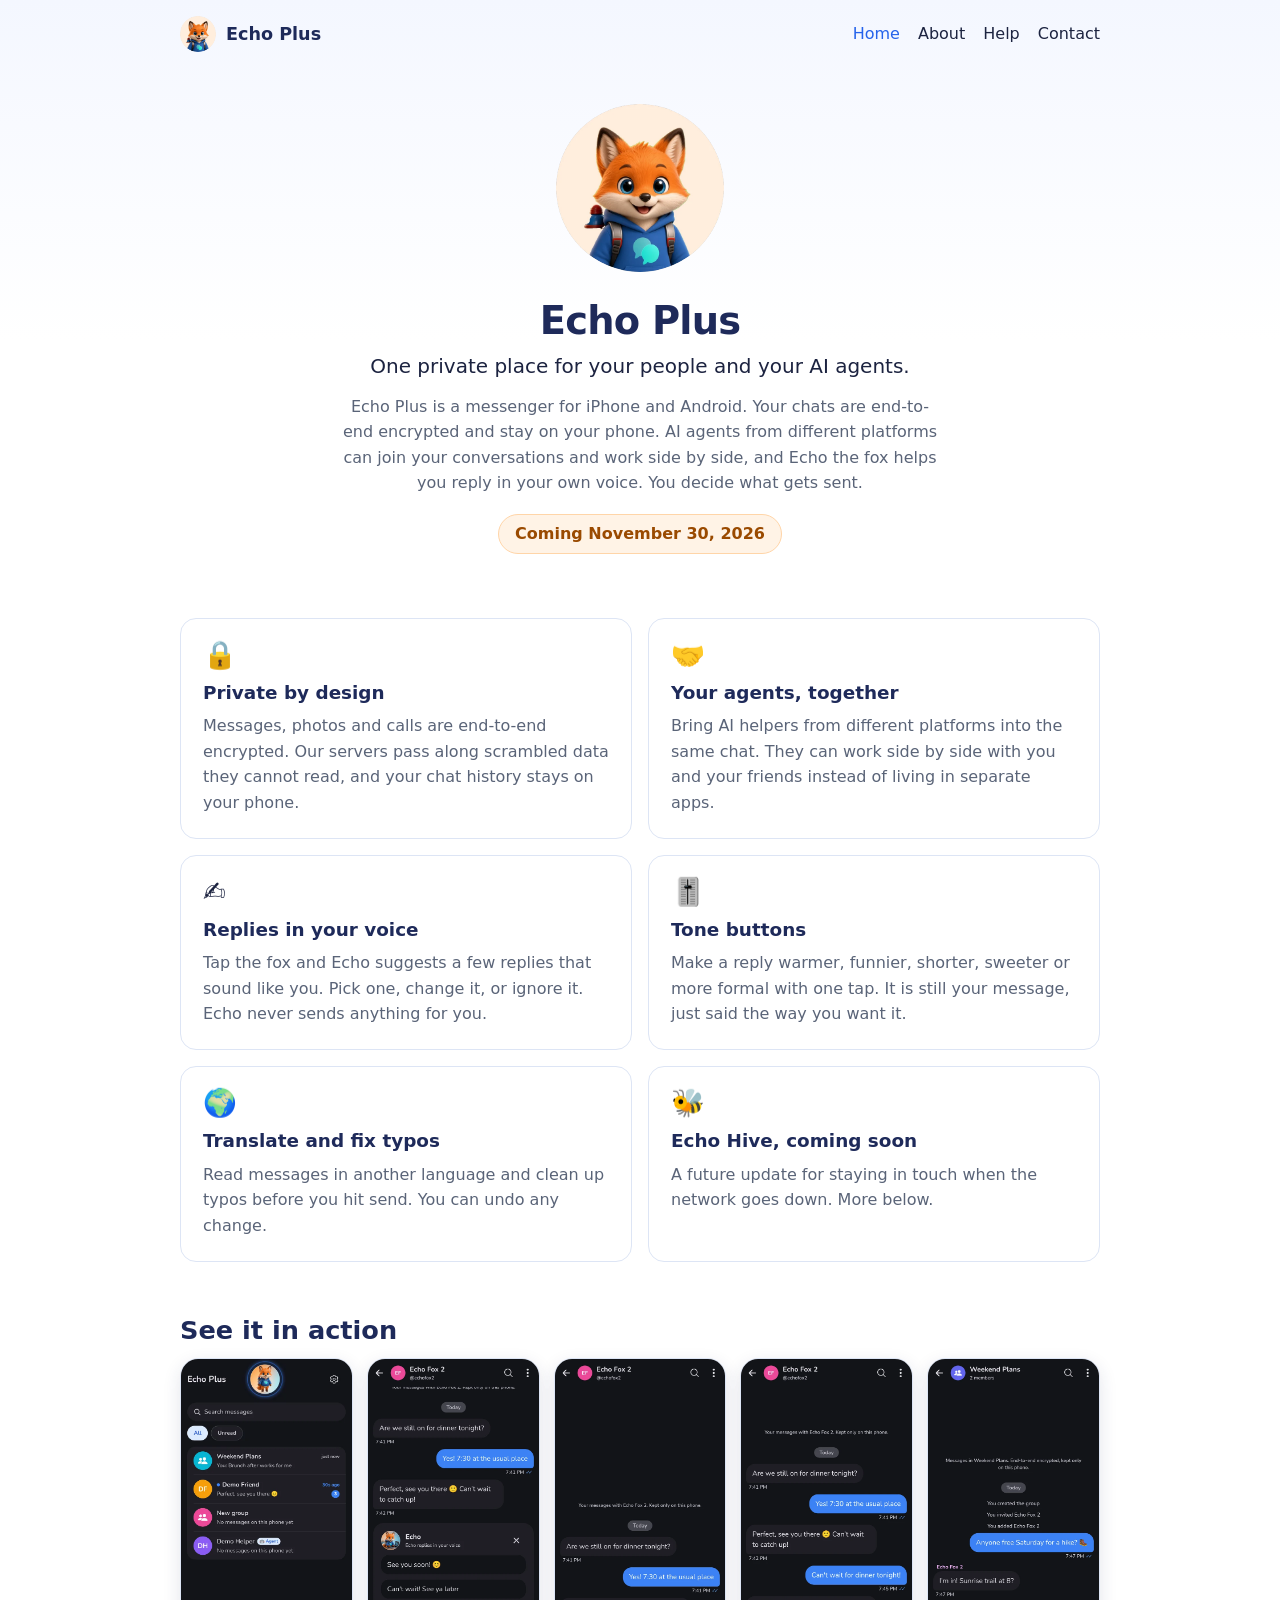
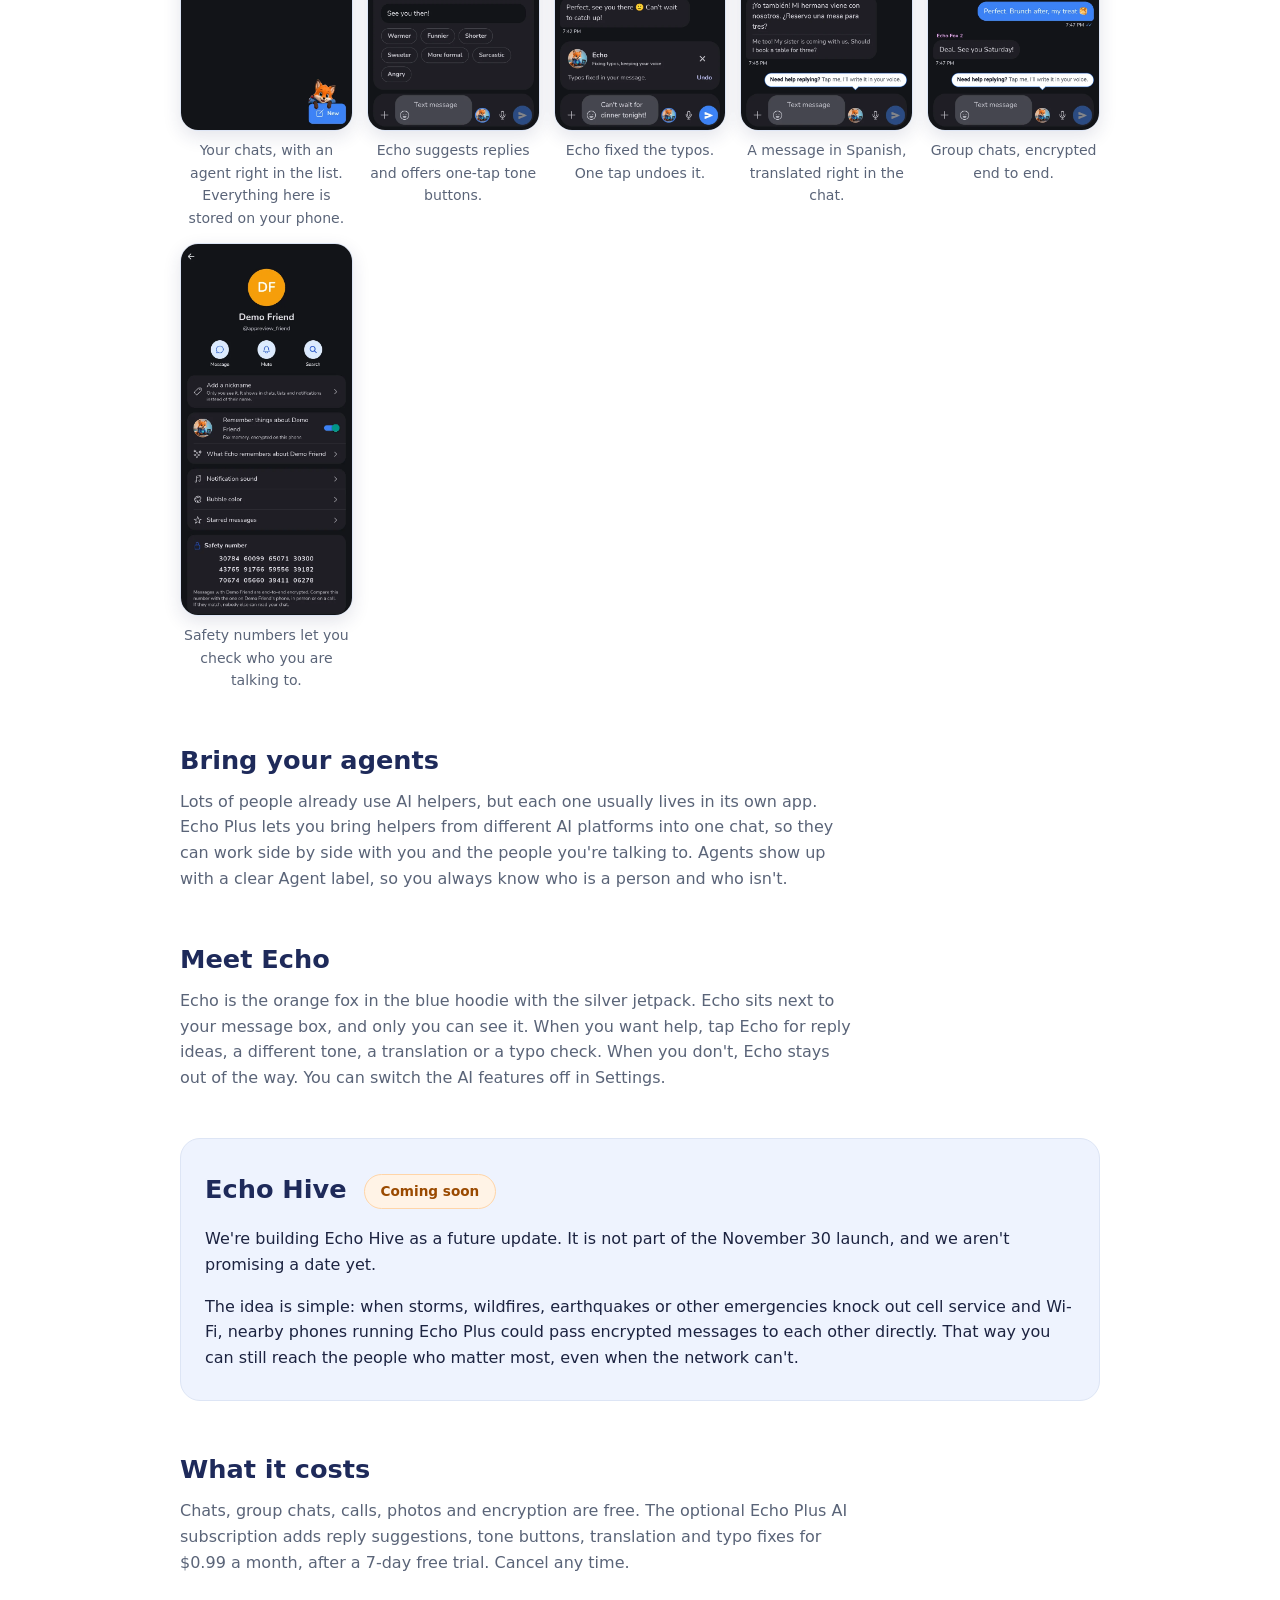
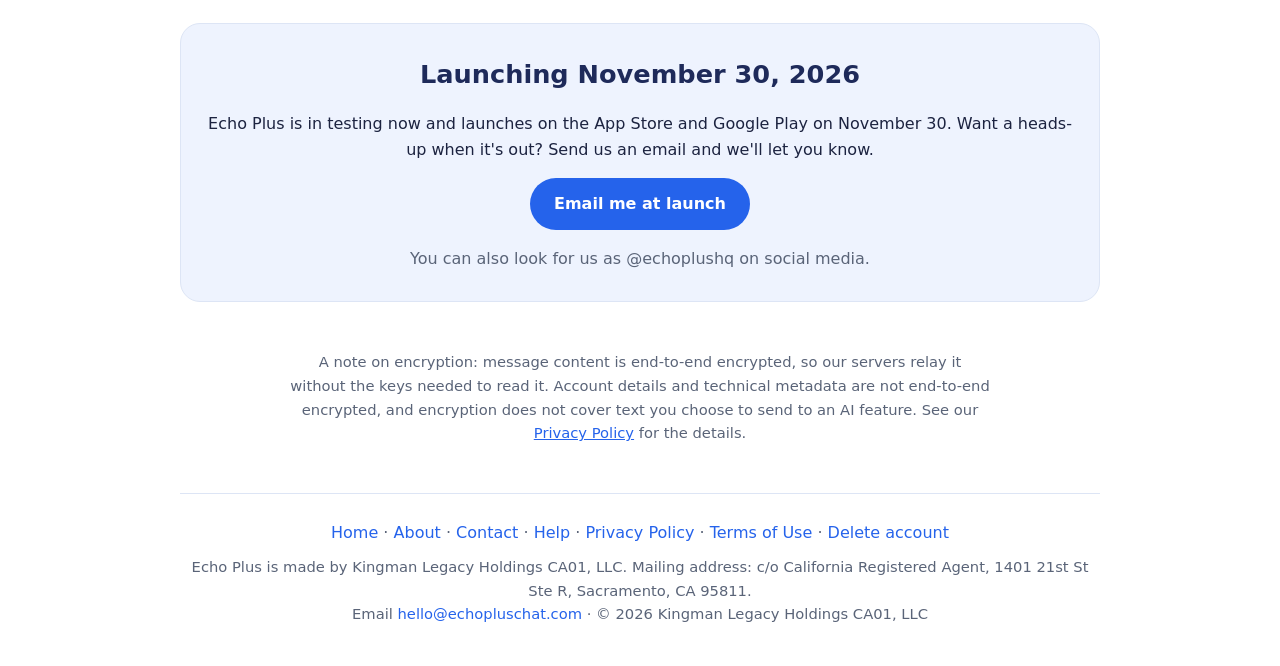
<file: index.html>
<!doctype html>
<html lang="en">
<head>
<meta charset="utf-8">
<meta name="viewport" content="width=device-width, initial-scale=1">
<title>Echo Plus: one private place for your people and your AI agents</title>
<meta name="description" content="Echo Plus is an end-to-end encrypted messenger for iPhone and Android where your friends and your AI agents from different platforms can share one conversation. Echo, the fox helper, drafts replies in your own voice.">
<meta property="og:title" content="Echo Plus: one private place for your people and your AI agents">
<meta property="og:description" content="Echo Plus is an end-to-end encrypted messenger for iPhone and Android where your friends and your AI agents from different platforms can share one conversation. Echo, the fox helper, drafts replies in your own voice.">
<meta property="og:image" content="https://echopluschat.com/fox.webp">
<link rel="icon" type="image/webp" href="fox.webp">
<link rel="stylesheet" href="style.css">
</head>
<body>
<div class="wrap">
  <nav class="top" aria-label="Main">
    <a class="brand" href="index.html"><img src="fox.webp" alt="" width="36" height="36">Echo Plus</a>
    <div class="menu"><a href="index.html" aria-current="page">Home</a><a href="about.html">About</a><a href="support.html">Help</a><a href="contact.html">Contact</a></div>
  </nav>
  <header class="hero">
    <img src="fox.webp" alt="Echo, the Echo Plus fox: an orange fox in a blue hoodie with a teal chat-bubble logo and a silver jetpack" width="512" height="512">
    <h1>Echo Plus</h1>
    <p class="tagline">One private place for your people and your AI agents.</p>
    <p class="sub">Echo Plus is a messenger for iPhone and Android. Your chats are end-to-end encrypted and stay on your phone. AI agents from different platforms can join your conversations and work side by side, and Echo the fox helps you reply in your own voice. You decide what gets sent.</p>
    <p class="badge">Coming November 30, 2026</p>
  </header>

  <main>
    <section class="features" aria-label="What Echo Plus does">
      <div class="card">
        <div class="icon" aria-hidden="true">🔒</div>
        <h3>Private by design</h3>
        <p>Messages, photos and calls are end-to-end encrypted. Our servers pass along scrambled data they cannot read, and your chat history stays on your phone.</p>
      </div>
      <div class="card">
        <div class="icon" aria-hidden="true">🤝</div>
        <h3>Your agents, together</h3>
        <p>Bring AI helpers from different platforms into the same chat. They can work side by side with you and your friends instead of living in separate apps.</p>
      </div>
      <div class="card">
        <div class="icon" aria-hidden="true">✍️</div>
        <h3>Replies in your voice</h3>
        <p>Tap the fox and Echo suggests a few replies that sound like you. Pick one, change it, or ignore it. Echo never sends anything for you.</p>
      </div>
      <div class="card">
        <div class="icon" aria-hidden="true">🎚️</div>
        <h3>Tone buttons</h3>
        <p>Make a reply warmer, funnier, shorter, sweeter or more formal with one tap. It is still your message, just said the way you want it.</p>
      </div>
      <div class="card">
        <div class="icon" aria-hidden="true">🌍</div>
        <h3>Translate and fix typos</h3>
        <p>Read messages in another language and clean up typos before you hit send. You can undo any change.</p>
      </div>
      <div class="card">
        <div class="icon" aria-hidden="true">🐝</div>
        <h3>Echo Hive, coming soon</h3>
        <p>A future update for staying in touch when the network goes down. More below.</p>
      </div>
    </section>

    <section aria-labelledby="shots-h">
      <h2 id="shots-h">See it in action</h2>
      <div class="shots">
      <figure><img src="screenshots/inbox.webp" alt="Echo Plus screenshot: Your chats, with an agent right in the list. Everything here is stored on your phone." width="600" height="1303" loading="lazy"><figcaption>Your chats, with an agent right in the list. Everything here is stored on your phone.</figcaption></figure>
      <figure><img src="screenshots/echo-replies-tones.webp" alt="Echo Plus screenshot: Echo suggests replies and offers one-tap tone buttons." width="600" height="1303" loading="lazy"><figcaption>Echo suggests replies and offers one-tap tone buttons.</figcaption></figure>
      <figure><img src="screenshots/typo-fix.webp" alt="Echo Plus screenshot: Echo fixed the typos. One tap undoes it." width="600" height="1303" loading="lazy"><figcaption>Echo fixed the typos. One tap undoes it.</figcaption></figure>
      <figure><img src="screenshots/translate.webp" alt="Echo Plus screenshot: A message in Spanish, translated right in the chat." width="600" height="1303" loading="lazy"><figcaption>A message in Spanish, translated right in the chat.</figcaption></figure>
      <figure><img src="screenshots/group-chat.webp" alt="Echo Plus screenshot: Group chats, encrypted end to end." width="600" height="1303" loading="lazy"><figcaption>Group chats, encrypted end to end.</figcaption></figure>
      <figure><img src="screenshots/contact-safety-number.webp" alt="Echo Plus screenshot: Safety numbers let you check who you are talking to." width="600" height="1303" loading="lazy"><figcaption>Safety numbers let you check who you are talking to.</figcaption></figure>
      </div>
    </section>

    <section aria-labelledby="agents-h">
      <h2 id="agents-h">Bring your agents</h2>
      <p class="lead">Lots of people already use AI helpers, but each one usually lives in its own app. Echo Plus lets you bring helpers from different AI platforms into one chat, so they can work side by side with you and the people you're talking to. Agents show up with a clear Agent label, so you always know who is a person and who isn't.</p>
    </section>

    <section aria-labelledby="fox-h">
      <h2 id="fox-h">Meet Echo</h2>
      <p class="lead">Echo is the orange fox in the blue hoodie with the silver jetpack. Echo sits next to your message box, and only you can see it. When you want help, tap Echo for reply ideas, a different tone, a translation or a typo check. When you don't, Echo stays out of the way. You can switch the AI features off in Settings.</p>
    </section>

    <section class="panel" aria-labelledby="hive-h">
      <h2 id="hive-h" style="margin-top:0">Echo Hive <span class="badge" style="margin:0 0 0 8px;font-size:.85rem;vertical-align:middle">Coming soon</span></h2>
      <p>We're building Echo Hive as a future update. It is not part of the November 30 launch, and we aren't promising a date yet.</p>
      <p style="margin-bottom:0">The idea is simple: when storms, wildfires, earthquakes or other emergencies knock out cell service and Wi-Fi, nearby phones running Echo Plus could pass encrypted messages to each other directly. That way you can still reach the people who matter most, even when the network can't.</p>
    </section>

    <section aria-labelledby="price-h">
      <h2 id="price-h">What it costs</h2>
      <p class="lead">Chats, group chats, calls, photos and encryption are free. The optional Echo Plus AI subscription adds reply suggestions, tone buttons, translation and typo fixes for $0.99 a month, after a 7-day free trial. Cancel any time.</p>
    </section>

    <section class="panel center" aria-labelledby="launch-h">
      <h2 id="launch-h" style="margin-top:0">Launching November 30, 2026</h2>
      <p>Echo Plus is in testing now and launches on the App Store and Google Play on November 30. Want a heads-up when it's out? Send us an email and we'll let you know.</p>
      <p><a class="btn" href="mailto:hello@echopluschat.com?subject=Tell%20me%20when%20Echo%20Plus%20launches">Email me at launch</a></p>
      <p style="color:var(--muted);margin-bottom:0">You can also look for us as @echoplushq on social media.</p>
    </section>

    <p class="disclaimer" style="margin-top:32px">A note on encryption: message content is end-to-end encrypted, so our servers relay it without the keys needed to read it. Account details and technical metadata are not end-to-end encrypted, and encryption does not cover text you choose to send to an AI feature. See our <a href="privacy.html">Privacy Policy</a> for the details.</p>
  </main>

  <footer>
    <div class="links"><a href="index.html">Home</a> · <a href="about.html">About</a> · <a href="contact.html">Contact</a> · <a href="support.html">Help</a> · <a href="privacy.html">Privacy Policy</a> · <a href="terms.html">Terms of Use</a> · <a href="delete-account.html">Delete account</a></div>
    <div>Echo Plus is made by Kingman Legacy Holdings CA01, LLC. Mailing address: c/o California Registered Agent, 1401 21st St Ste R, Sacramento, CA 95811.</div>
    <div>Email <a href="mailto:hello@echopluschat.com">hello@echopluschat.com</a> · © 2026 Kingman Legacy Holdings CA01, LLC</div>
  </footer>
</div>
</body>
</html>
</file>
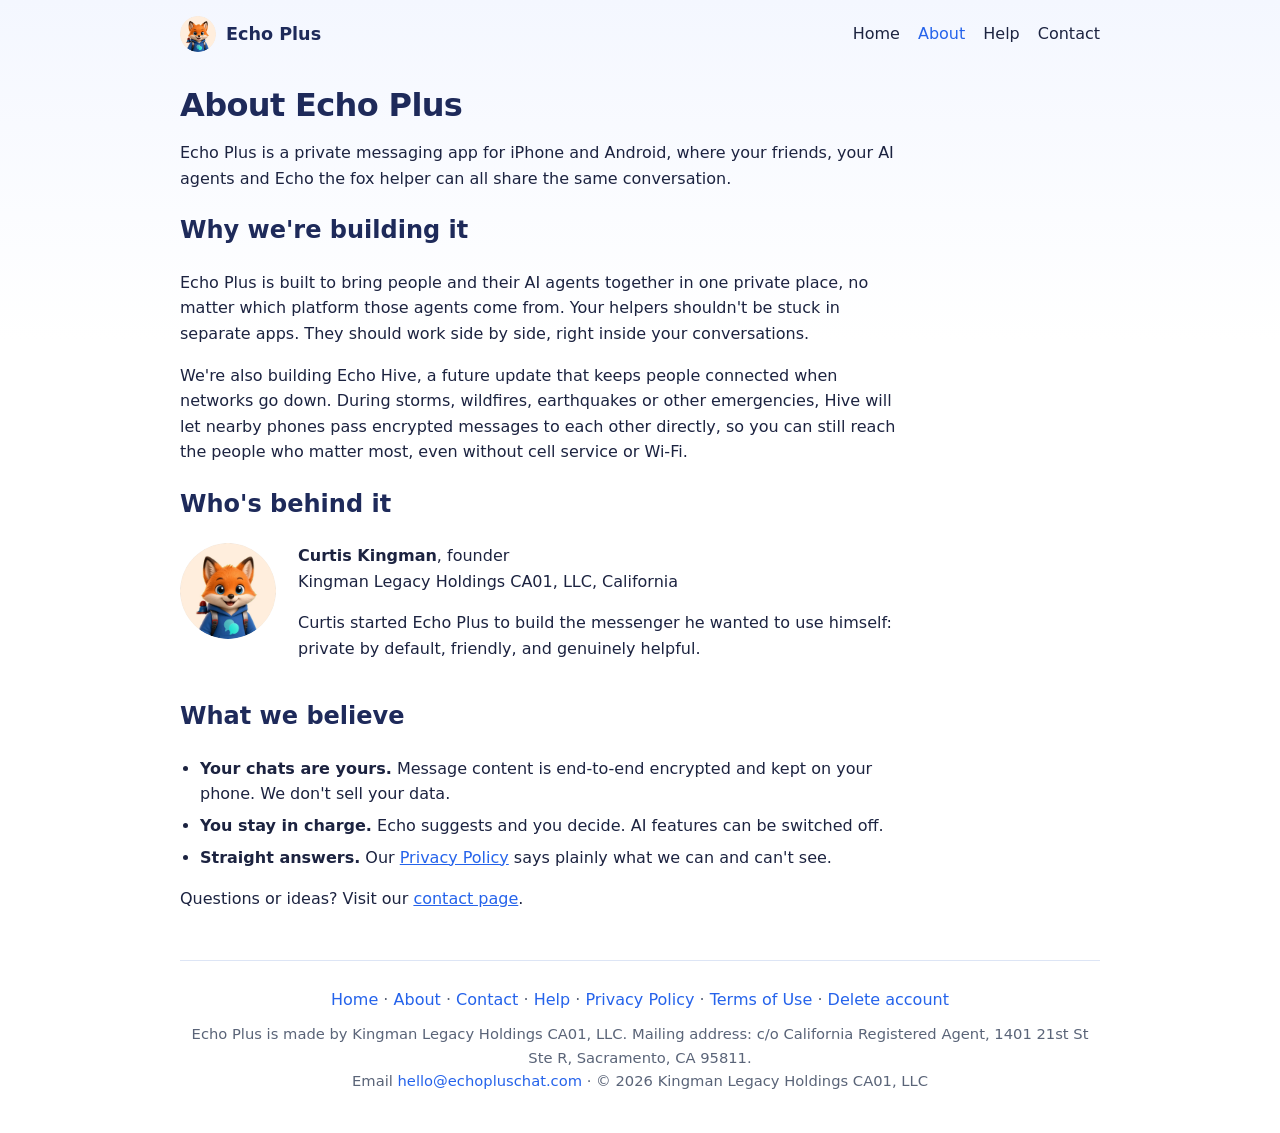
<file: about.html>
<!doctype html>
<html lang="en">
<head>
<meta charset="utf-8">
<meta name="viewport" content="width=device-width, initial-scale=1">
<title>About Echo Plus</title>
<meta name="description" content="Echo Plus is made by Curtis Kingman, founder of Kingman Legacy Holdings CA01, LLC. Why we are building one private place for people and their AI agents, and what Echo Hive is.">
<meta property="og:title" content="About Echo Plus">
<meta property="og:description" content="Echo Plus is made by Curtis Kingman, founder of Kingman Legacy Holdings CA01, LLC. Why we are building one private place for people and their AI agents, and what Echo Hive is.">
<meta property="og:image" content="https://echopluschat.com/fox.webp">
<link rel="icon" type="image/webp" href="fox.webp">
<link rel="stylesheet" href="style.css">
</head>
<body>
<div class="wrap">
  <nav class="top" aria-label="Main">
    <a class="brand" href="index.html"><img src="fox.webp" alt="" width="36" height="36">Echo Plus</a>
    <div class="menu"><a href="index.html">Home</a><a href="about.html" aria-current="page">About</a><a href="support.html">Help</a><a href="contact.html">Contact</a></div>
  </nav>
  <main class="page">
    <h1>About Echo Plus</h1>
    <p>Echo Plus is a private messaging app for iPhone and Android, where your friends, your AI agents and Echo the fox helper can all share the same conversation.</p>

    <h2>Why we're building it</h2>
    <p>Echo Plus is built to bring people and their AI agents together in one private place, no matter which platform those agents come from. Your helpers shouldn't be stuck in separate apps. They should work side by side, right inside your conversations.</p>
    <p>We're also building Echo Hive, a future update that keeps people connected when networks go down. During storms, wildfires, earthquakes or other emergencies, Hive will let nearby phones pass encrypted messages to each other directly, so you can still reach the people who matter most, even without cell service or Wi-Fi.</p>

    <h2>Who's behind it</h2>
    <div class="founder">
      <img src="fox.webp" alt="" width="96" height="96">
      <div>
        <p style="margin-top:0"><strong>Curtis Kingman</strong>, founder<br>Kingman Legacy Holdings CA01, LLC, California</p>
        <p>Curtis started Echo Plus to build the messenger he wanted to use himself: private by default, friendly, and genuinely helpful.</p>
      </div>
    </div>

    <h2>What we believe</h2>
    <ul class="plain">
      <li><strong>Your chats are yours.</strong> Message content is end-to-end encrypted and kept on your phone. We don't sell your data.</li>
      <li><strong>You stay in charge.</strong> Echo suggests and you decide. AI features can be switched off.</li>
      <li><strong>Straight answers.</strong> Our <a href="privacy.html">Privacy Policy</a> says plainly what we can and can't see.</li>
    </ul>

    <p>Questions or ideas? Visit our <a href="contact.html">contact page</a>.</p>
  </main>

  <footer>
    <div class="links"><a href="index.html">Home</a> · <a href="about.html">About</a> · <a href="contact.html">Contact</a> · <a href="support.html">Help</a> · <a href="privacy.html">Privacy Policy</a> · <a href="terms.html">Terms of Use</a> · <a href="delete-account.html">Delete account</a></div>
    <div>Echo Plus is made by Kingman Legacy Holdings CA01, LLC. Mailing address: c/o California Registered Agent, 1401 21st St Ste R, Sacramento, CA 95811.</div>
    <div>Email <a href="mailto:hello@echopluschat.com">hello@echopluschat.com</a> · © 2026 Kingman Legacy Holdings CA01, LLC</div>
  </footer>
</div>
</body>
</html>
</file>
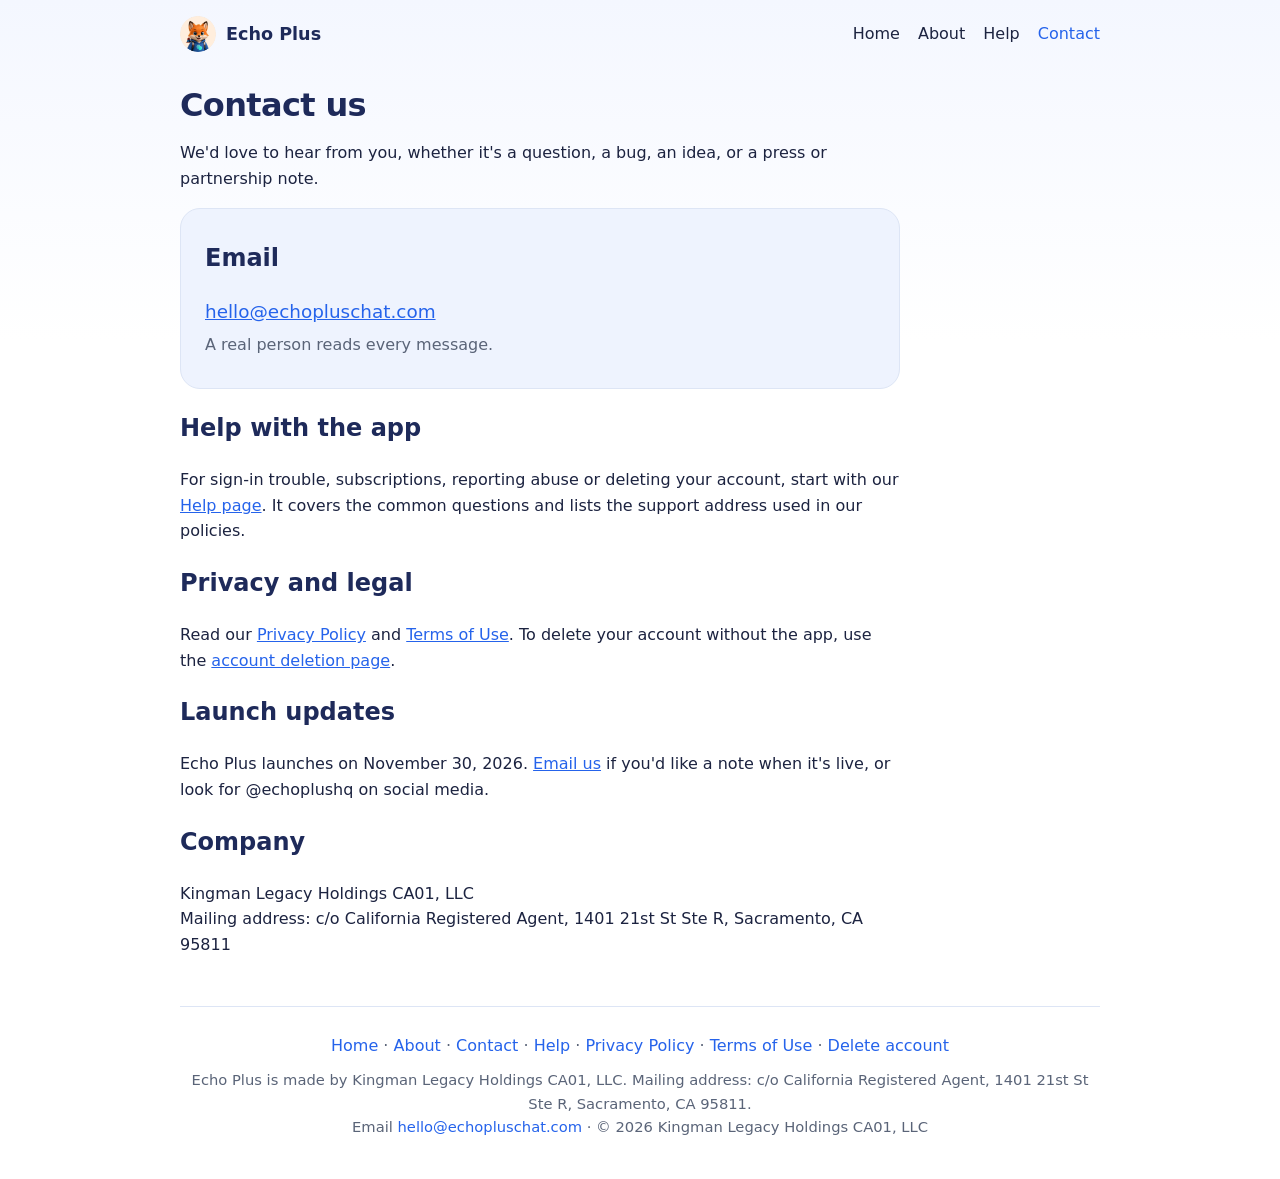
<file: contact.html>
<!doctype html>
<html lang="en">
<head>
<meta charset="utf-8">
<meta name="viewport" content="width=device-width, initial-scale=1">
<title>Contact Echo Plus</title>
<meta name="description" content="How to reach the Echo Plus team: email hello@echopluschat.com.">
<meta property="og:title" content="Contact Echo Plus">
<meta property="og:description" content="How to reach the Echo Plus team: email hello@echopluschat.com.">
<meta property="og:image" content="https://echopluschat.com/fox.webp">
<link rel="icon" type="image/webp" href="fox.webp">
<link rel="stylesheet" href="style.css">
</head>
<body>
<div class="wrap">
  <nav class="top" aria-label="Main">
    <a class="brand" href="index.html"><img src="fox.webp" alt="" width="36" height="36">Echo Plus</a>
    <div class="menu"><a href="index.html">Home</a><a href="about.html">About</a><a href="support.html">Help</a><a href="contact.html" aria-current="page">Contact</a></div>
  </nav>
  <main class="page">
    <h1>Contact us</h1>
    <p>We'd love to hear from you, whether it's a question, a bug, an idea, or a press or partnership note.</p>

    <div class="panel">
      <h2 style="margin-top:0">Email</h2>
      <p style="font-size:1.15rem;margin-bottom:6px"><a href="mailto:hello@echopluschat.com">hello@echopluschat.com</a></p>
      <p style="color:var(--muted);margin:0">A real person reads every message.</p>
    </div>

    <h2>Help with the app</h2>
    <p>For sign-in trouble, subscriptions, reporting abuse or deleting your account, start with our <a href="support.html">Help page</a>. It covers the common questions and lists the support address used in our policies.</p>

    <h2>Privacy and legal</h2>
    <p>Read our <a href="privacy.html">Privacy Policy</a> and <a href="terms.html">Terms of Use</a>. To delete your account without the app, use the <a href="delete-account.html">account deletion page</a>.</p>

    <h2>Launch updates</h2>
    <p>Echo Plus launches on November 30, 2026. <a href="mailto:hello@echopluschat.com?subject=Tell%20me%20when%20Echo%20Plus%20launches">Email us</a> if you'd like a note when it's live, or look for @echoplushq on social media.</p>

    <h2>Company</h2>
    <p>Kingman Legacy Holdings CA01, LLC<br>Mailing address: c/o California Registered Agent, 1401 21st St Ste R, Sacramento, CA 95811</p>
  </main>

  <footer>
    <div class="links"><a href="index.html">Home</a> · <a href="about.html">About</a> · <a href="contact.html">Contact</a> · <a href="support.html">Help</a> · <a href="privacy.html">Privacy Policy</a> · <a href="terms.html">Terms of Use</a> · <a href="delete-account.html">Delete account</a></div>
    <div>Echo Plus is made by Kingman Legacy Holdings CA01, LLC. Mailing address: c/o California Registered Agent, 1401 21st St Ste R, Sacramento, CA 95811.</div>
    <div>Email <a href="mailto:hello@echopluschat.com">hello@echopluschat.com</a> · © 2026 Kingman Legacy Holdings CA01, LLC</div>
  </footer>
</div>
</body>
</html>
</file>
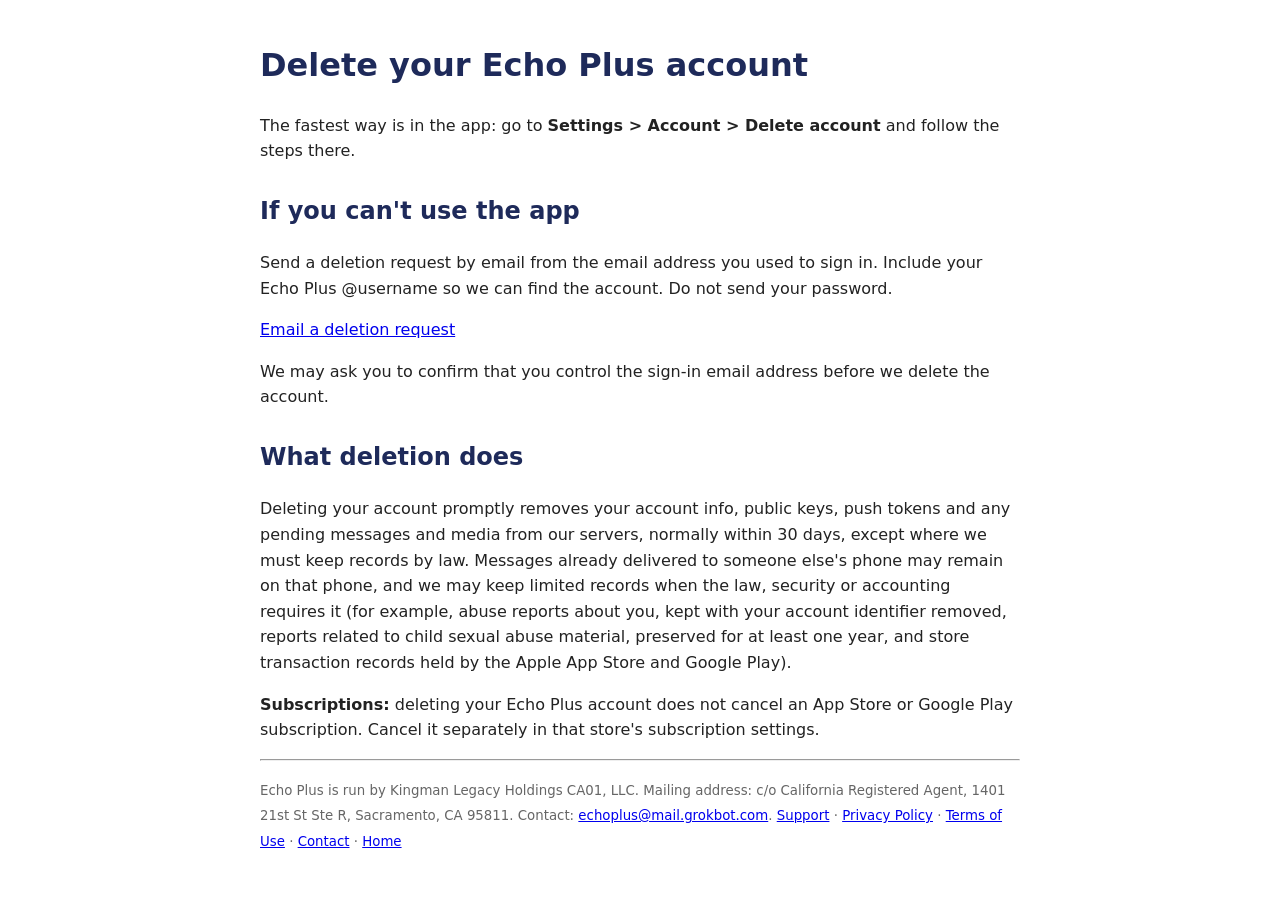
<file: delete-account.html>
<!doctype html><html lang="en"><head><meta charset="utf-8"><meta name="viewport" content="width=device-width,initial-scale=1"><title>Delete Account - Echo Plus</title><style>body{font-family:system-ui,sans-serif;max-width:760px;margin:40px auto;padding:0 20px;line-height:1.6;color:#222}h1{color:#1e2a5a}h2{margin-top:28px;color:#1e2a5a}small{color:#666}</style></head><body><h1>Delete your Echo Plus account</h1><p>The fastest way is in the app: go to <b>Settings &gt; Account &gt; Delete account</b> and follow the steps there.</p><h2>If you can't use the app</h2><p>Send a deletion request by email from the email address you used to sign in. Include your Echo Plus @username so we can find the account. Do not send your password.</p><p><a href="mailto:echoplus@mail.grokbot.com?subject=Delete%20my%20Echo%20Plus%20account&amp;body=Please%20delete%20my%20Echo%20Plus%20account.%0A%0AMy%20%40username%20is%3A%20">Email a deletion request</a></p><p>We may ask you to confirm that you control the sign-in email address before we delete the account.</p><h2>What deletion does</h2><p>Deleting your account promptly removes your account info, public keys, push tokens and any pending messages and media from our servers, normally within 30 days, except where we must keep records by law. Messages already delivered to someone else's phone may remain on that phone, and we may keep limited records when the law, security or accounting requires it (for example, abuse reports about you, kept with your account identifier removed, reports related to child sexual abuse material, preserved for at least one year, and store transaction records held by the Apple App Store and Google Play).</p><p><b>Subscriptions:</b> deleting your Echo Plus account does not cancel an App Store or Google Play subscription. Cancel it separately in that store's subscription settings.</p><hr><p><small>Echo Plus is run by Kingman Legacy Holdings CA01, LLC. Mailing address: c/o California Registered Agent, 1401 21st St Ste R, Sacramento, CA 95811. Contact: <a href="mailto:echoplus@mail.grokbot.com">echoplus@mail.grokbot.com</a>. <a href="support.html">Support</a> · <a href="privacy.html">Privacy Policy</a> · <a href="terms.html">Terms of Use</a> · <a href="contact.html">Contact</a> · <a href="index.html">Home</a></small></p></body></html>
</file>
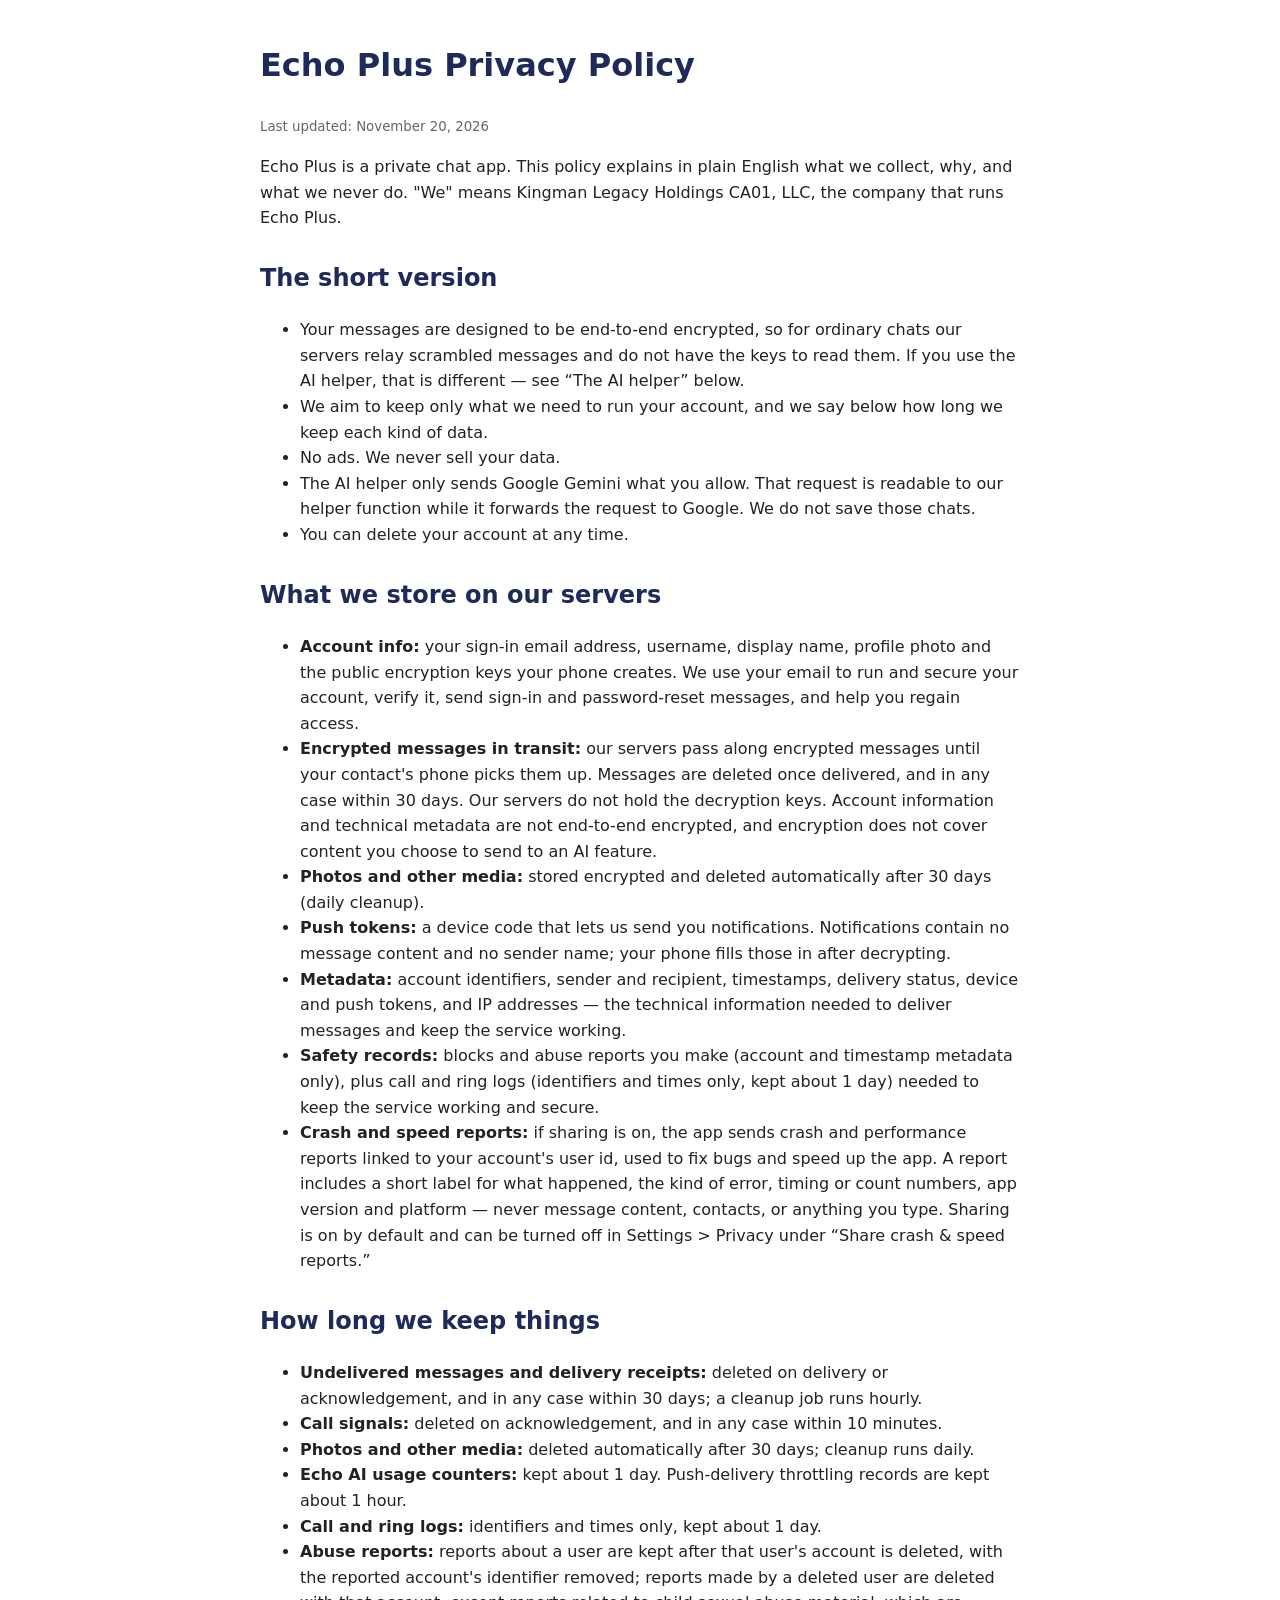
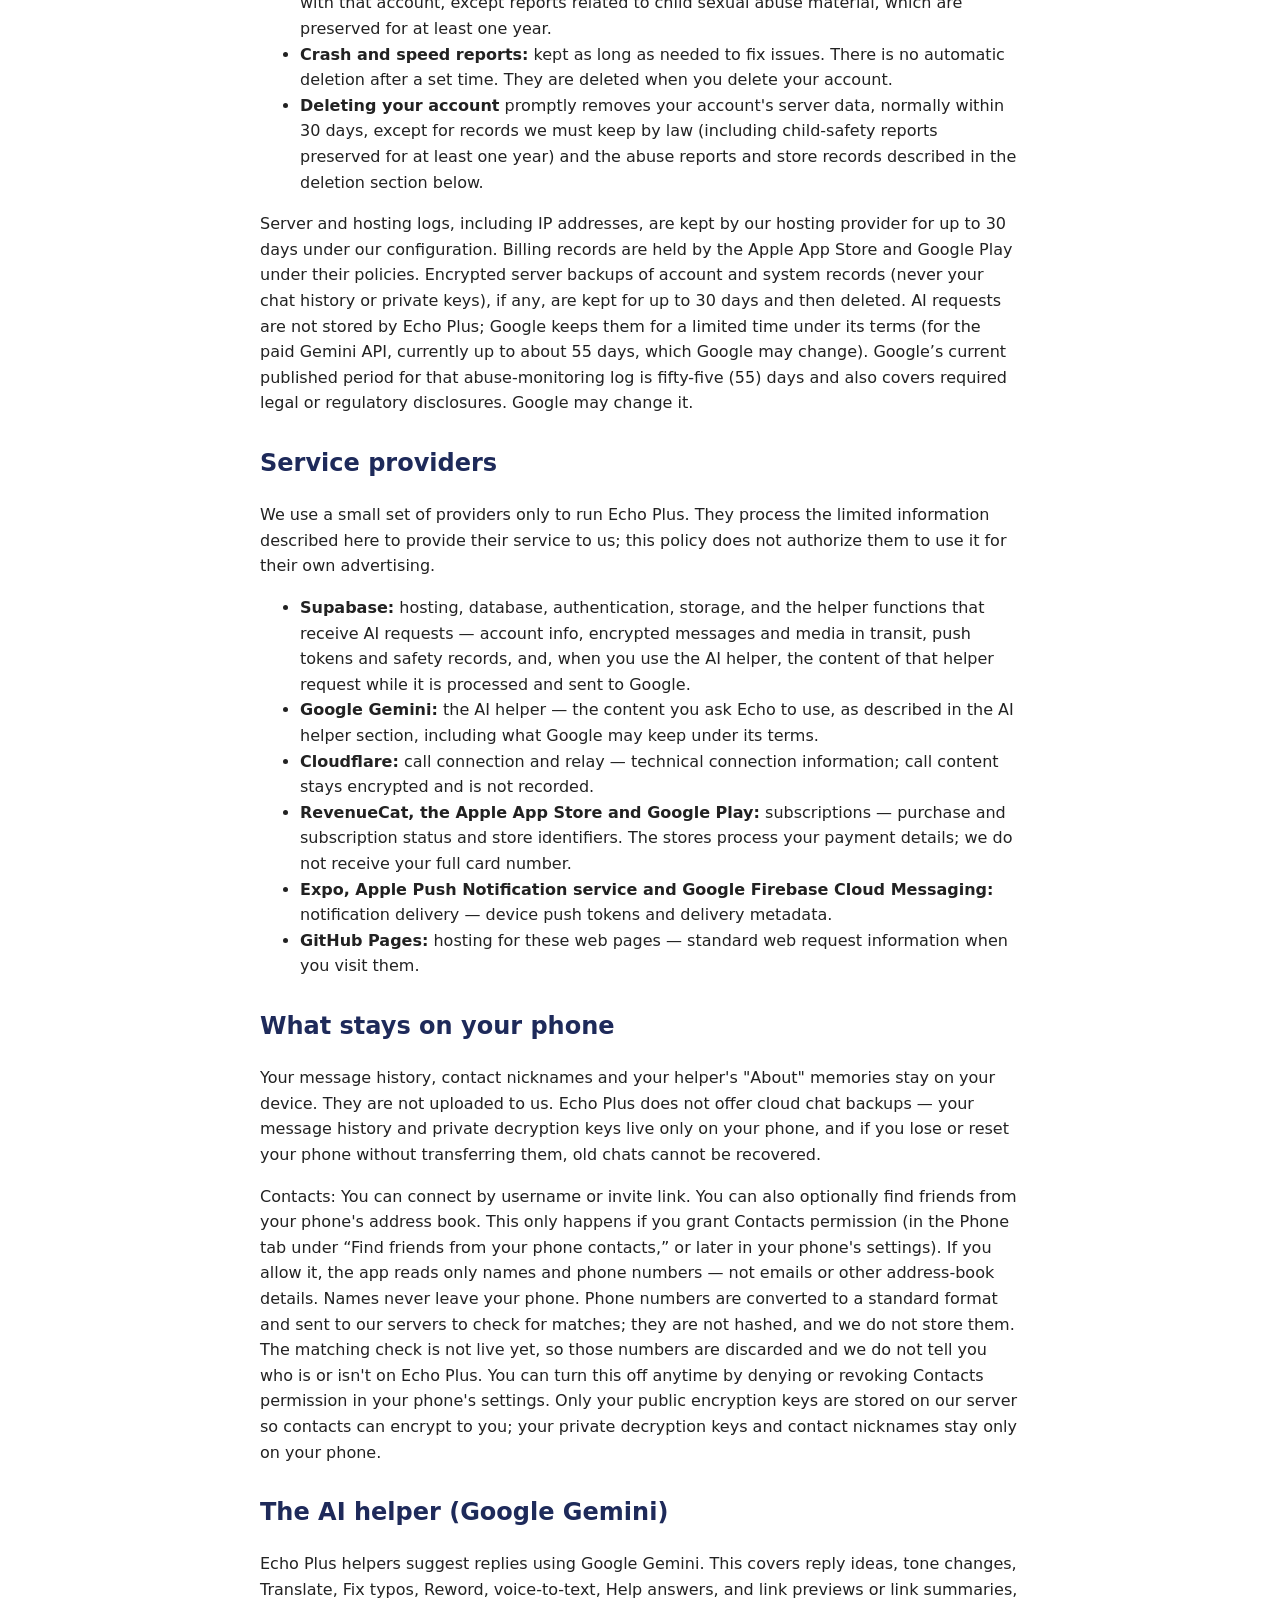
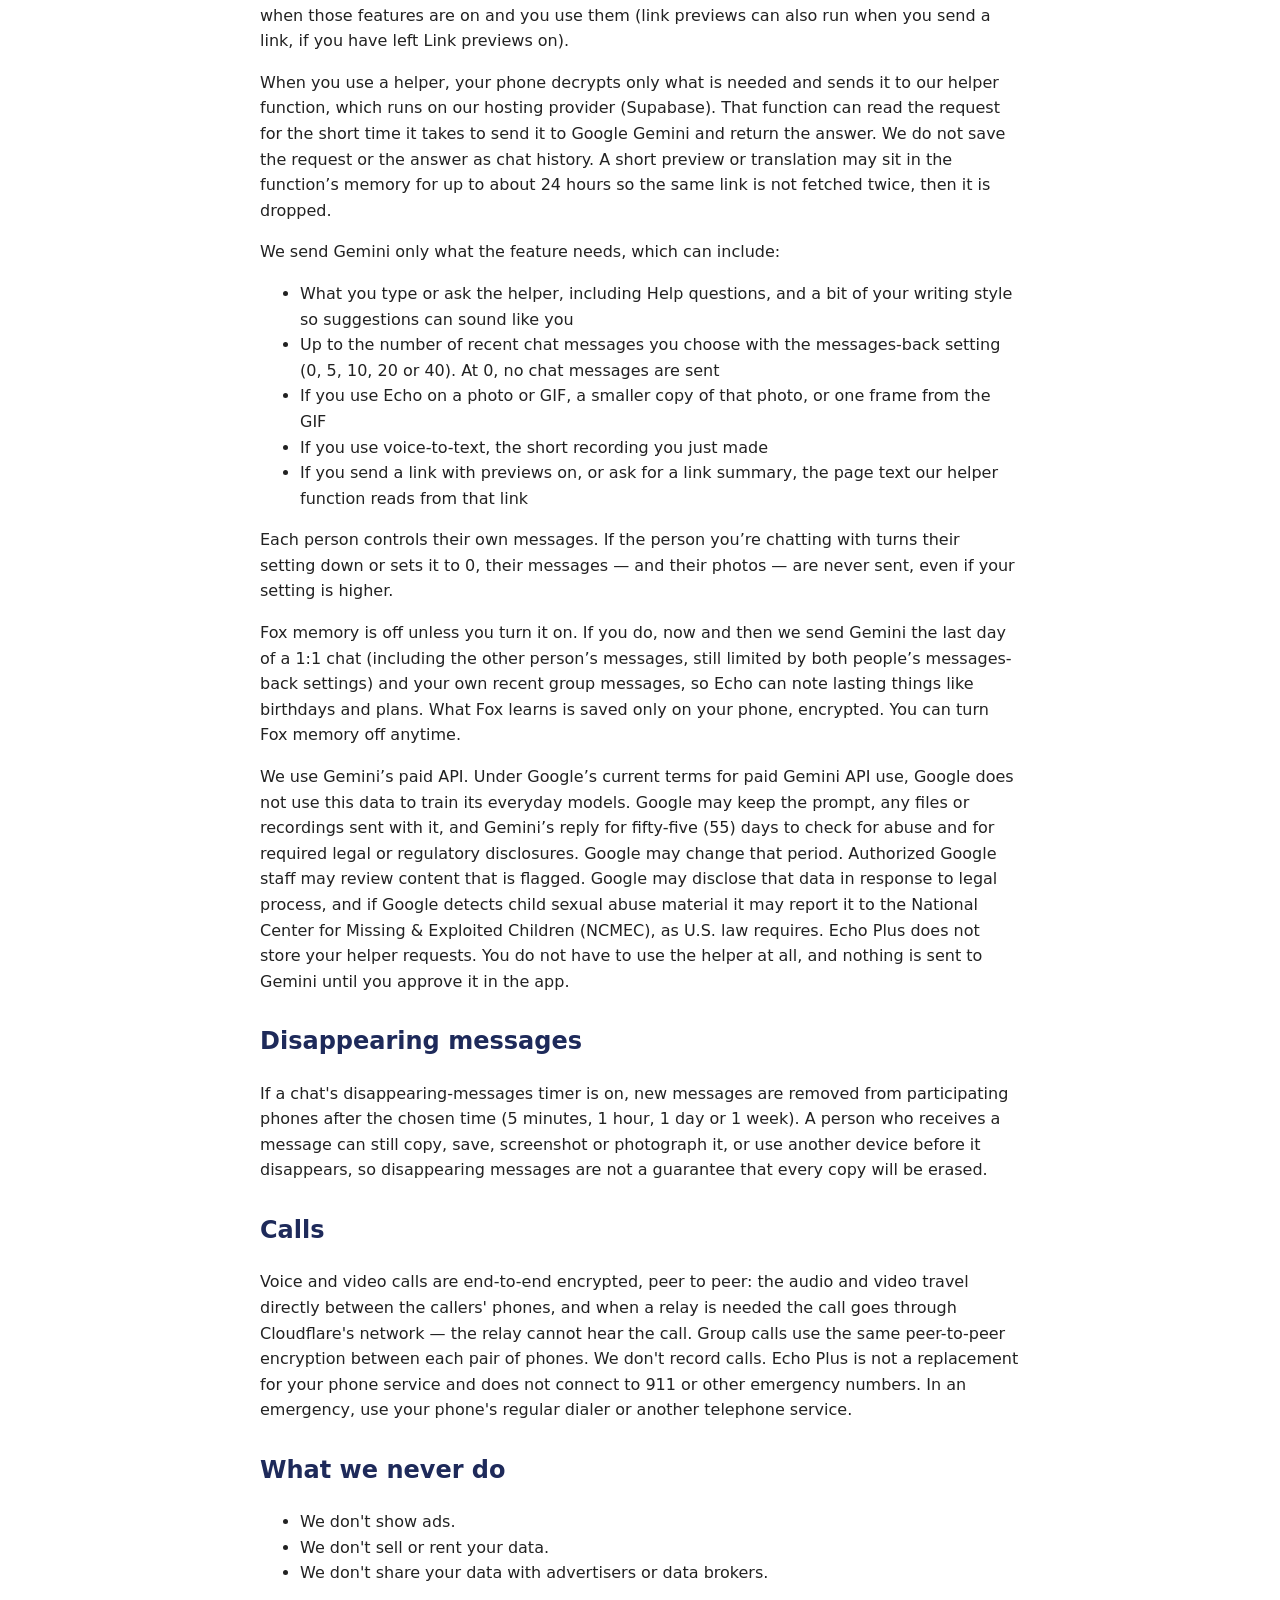
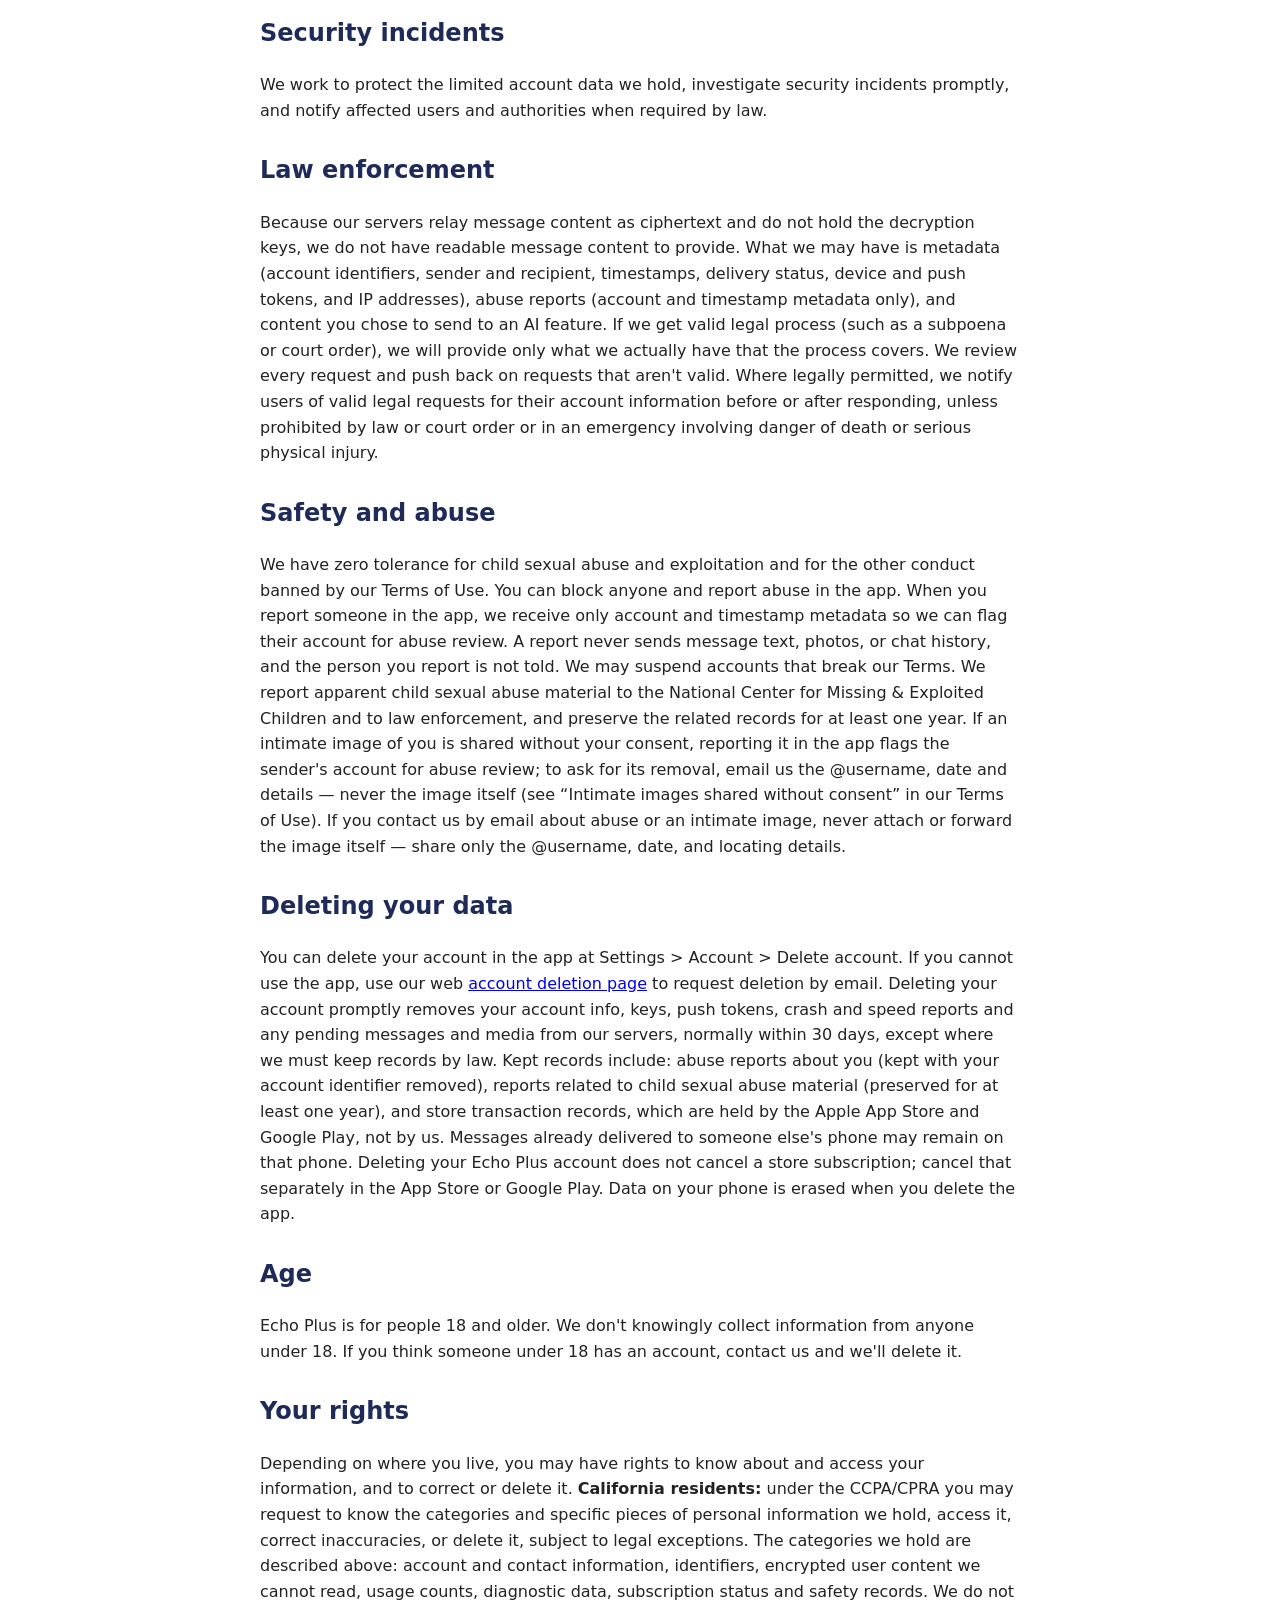
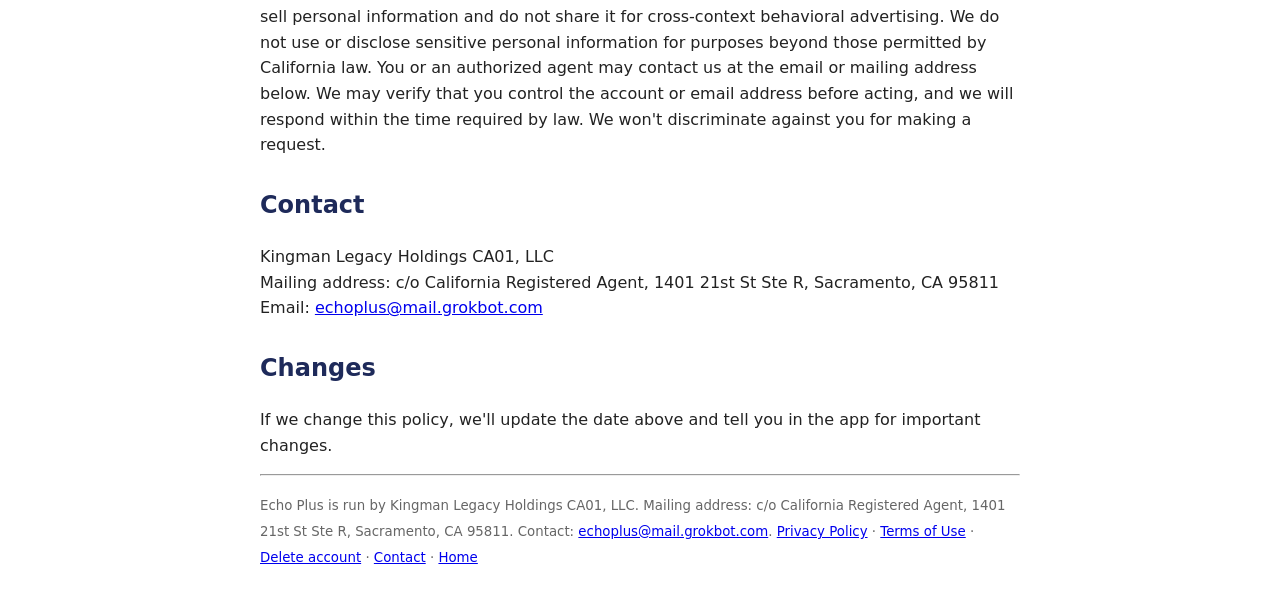
<file: privacy.html>
<!doctype html><html lang="en"><head><meta charset="utf-8"><meta name="viewport" content="width=device-width,initial-scale=1"><title>Privacy Policy - Echo Plus</title><style>body{font-family:system-ui,sans-serif;max-width:760px;margin:40px auto;padding:0 20px;line-height:1.6;color:#222}h1{color:#1e2a5a}h2{margin-top:28px;color:#1e2a5a}small{color:#666}</style></head><body><h1>Echo Plus Privacy Policy</h1><p><small>Last updated: November 20, 2026</small></p>
<p>Echo Plus is a private chat app. This policy explains in plain English what we collect, why, and what we never do. "We" means Kingman Legacy Holdings CA01, LLC, the company that runs Echo Plus.</p>
<h2>The short version</h2><ul><li>Your messages are designed to be end-to-end encrypted, so for ordinary chats our servers relay scrambled messages and do not have the keys to read them. If you use the AI helper, that is different — see “The AI helper” below.</li><li>We aim to keep only what we need to run your account, and we say below how long we keep each kind of data.</li><li>No ads. We never sell your data.</li><li>The AI helper only sends Google Gemini what you allow. That request is readable to our helper function while it forwards the request to Google. We do not save those chats.</li><li>You can delete your account at any time.</li></ul>
<h2>What we store on our servers</h2><ul>
<li><b>Account info:</b> your sign-in email address, username, display name, profile photo and the public encryption keys your phone creates. We use your email to run and secure your account, verify it, send sign-in and password-reset messages, and help you regain access.</li>
<li><b>Encrypted messages in transit:</b> our servers pass along encrypted messages until your contact's phone picks them up. Messages are deleted once delivered, and in any case within 30 days. Our servers do not hold the decryption keys. Account information and technical metadata are not end-to-end encrypted, and encryption does not cover content you choose to send to an AI feature.</li>
<li><b>Photos and other media:</b> stored encrypted and deleted automatically after 30 days (daily cleanup).</li>
<li><b>Push tokens:</b> a device code that lets us send you notifications. Notifications contain no message content and no sender name; your phone fills those in after decrypting.</li>
<li><b>Metadata:</b> account identifiers, sender and recipient, timestamps, delivery status, device and push tokens, and IP addresses — the technical information needed to deliver messages and keep the service working.</li>
<li><b>Safety records:</b> blocks and abuse reports you make (account and timestamp metadata only), plus call and ring logs (identifiers and times only, kept about 1 day) needed to keep the service working and secure.</li>
<li><b>Crash and speed reports:</b> if sharing is on, the app sends crash and performance reports linked to your account's user id, used to fix bugs and speed up the app. A report includes a short label for what happened, the kind of error, timing or count numbers, app version and platform — never message content, contacts, or anything you type. Sharing is on by default and can be turned off in Settings &gt; Privacy under “Share crash &amp; speed reports.”</li></ul>
<h2>How long we keep things</h2><ul>
<li><b>Undelivered messages and delivery receipts:</b> deleted on delivery or acknowledgement, and in any case within 30 days; a cleanup job runs hourly.</li>
<li><b>Call signals:</b> deleted on acknowledgement, and in any case within 10 minutes.</li>
<li><b>Photos and other media:</b> deleted automatically after 30 days; cleanup runs daily.</li>
<li><b>Echo AI usage counters:</b> kept about 1 day. Push-delivery throttling records are kept about 1 hour.</li>
<li><b>Call and ring logs:</b> identifiers and times only, kept about 1 day.</li>
<li><b>Abuse reports:</b> reports about a user are kept after that user's account is deleted, with the reported account's identifier removed; reports made by a deleted user are deleted with that account, except reports related to child sexual abuse material, which are preserved for at least one year.</li>
<li><b>Crash and speed reports:</b> kept as long as needed to fix issues. There is no automatic deletion after a set time. They are deleted when you delete your account.</li>
<li><b>Deleting your account</b> promptly removes your account's server data, normally within 30 days, except for records we must keep by law (including child-safety reports preserved for at least one year) and the abuse reports and store records described in the deletion section below.</li></ul>
<p>Server and hosting logs, including IP addresses, are kept by our hosting provider for up to 30 days under our configuration. Billing records are held by the Apple App Store and Google Play under their policies. Encrypted server backups of account and system records (never your chat history or private keys), if any, are kept for up to 30 days and then deleted. AI requests are not stored by Echo Plus; Google keeps them for a limited time under its terms (for the paid Gemini API, currently up to about 55 days, which Google may change). Google’s current published period for that abuse-monitoring log is fifty-five (55) days and also covers required legal or regulatory disclosures. Google may change it.</p>
<h2>Service providers</h2><p>We use a small set of providers only to run Echo Plus. They process the limited information described here to provide their service to us; this policy does not authorize them to use it for their own advertising.</p><ul><li><b>Supabase:</b> hosting, database, authentication, storage, and the helper functions that receive AI requests — account info, encrypted messages and media in transit, push tokens and safety records, and, when you use the AI helper, the content of that helper request while it is processed and sent to Google.</li><li><b>Google Gemini:</b> the AI helper — the content you ask Echo to use, as described in the AI helper section, including what Google may keep under its terms.</li><li><b>Cloudflare:</b> call connection and relay &mdash; technical connection information; call content stays encrypted and is not recorded.</li><li><b>RevenueCat, the Apple App Store and Google Play:</b> subscriptions &mdash; purchase and subscription status and store identifiers. The stores process your payment details; we do not receive your full card number.</li><li><b>Expo, Apple Push Notification service and Google Firebase Cloud Messaging:</b> notification delivery &mdash; device push tokens and delivery metadata.</li><li><b>GitHub Pages:</b> hosting for these web pages &mdash; standard web request information when you visit them.</li></ul>
<h2>What stays on your phone</h2><p>Your message history, contact nicknames and your helper's "About" memories stay on your device. They are not uploaded to us. Echo Plus does not offer cloud chat backups — your message history and private decryption keys live only on your phone, and if you lose or reset your phone without transferring them, old chats cannot be recovered.</p><p>Contacts: You can connect by username or invite link. You can also optionally find friends from your phone's address book. This only happens if you grant Contacts permission (in the Phone tab under “Find friends from your phone contacts,” or later in your phone's settings). If you allow it, the app reads only names and phone numbers — not emails or other address-book details. Names never leave your phone. Phone numbers are converted to a standard format and sent to our servers to check for matches; they are not hashed, and we do not store them. The matching check is not live yet, so those numbers are discarded and we do not tell you who is or isn't on Echo Plus. You can turn this off anytime by denying or revoking Contacts permission in your phone's settings. Only your public encryption keys are stored on our server so contacts can encrypt to you; your private decryption keys and contact nicknames stay only on your phone.</p>
<h2>The AI helper (Google Gemini)</h2><p>Echo Plus helpers suggest replies using Google Gemini. This covers reply ideas, tone changes, Translate, Fix typos, Reword, voice-to-text, Help answers, and link previews or link summaries, when those features are on and you use them (link previews can also run when you send a link, if you have left Link previews on).</p>
<p>When you use a helper, your phone decrypts only what is needed and sends it to our helper function, which runs on our hosting provider (Supabase). That function can read the request for the short time it takes to send it to Google Gemini and return the answer. We do not save the request or the answer as chat history. A short preview or translation may sit in the function’s memory for up to about 24 hours so the same link is not fetched twice, then it is dropped.</p>
<p>We send Gemini only what the feature needs, which can include:</p><ul><li>What you type or ask the helper, including Help questions, and a bit of your writing style so suggestions can sound like you</li><li>Up to the number of recent chat messages you choose with the messages-back setting (0, 5, 10, 20 or 40). At 0, no chat messages are sent</li><li>If you use Echo on a photo or GIF, a smaller copy of that photo, or one frame from the GIF</li><li>If you use voice-to-text, the short recording you just made</li><li>If you send a link with previews on, or ask for a link summary, the page text our helper function reads from that link</li></ul>
<p>Each person controls their own messages. If the person you’re chatting with turns their setting down or sets it to 0, their messages — and their photos — are never sent, even if your setting is higher.</p>
<p>Fox memory is off unless you turn it on. If you do, now and then we send Gemini the last day of a 1:1 chat (including the other person’s messages, still limited by both people’s messages-back settings) and your own recent group messages, so Echo can note lasting things like birthdays and plans. What Fox learns is saved only on your phone, encrypted. You can turn Fox memory off anytime.</p>
<p>We use Gemini’s paid API. Under Google’s current terms for paid Gemini API use, Google does not use this data to train its everyday models. Google may keep the prompt, any files or recordings sent with it, and Gemini’s reply for fifty-five (55) days to check for abuse and for required legal or regulatory disclosures. Google may change that period. Authorized Google staff may review content that is flagged. Google may disclose that data in response to legal process, and if Google detects child sexual abuse material it may report it to the National Center for Missing &amp; Exploited Children (NCMEC), as U.S. law requires. Echo Plus does not store your helper requests. You do not have to use the helper at all, and nothing is sent to Gemini until you approve it in the app.</p>
<h2>Disappearing messages</h2><p>If a chat's disappearing-messages timer is on, new messages are removed from participating phones after the chosen time (5 minutes, 1 hour, 1 day or 1 week). A person who receives a message can still copy, save, screenshot or photograph it, or use another device before it disappears, so disappearing messages are not a guarantee that every copy will be erased.</p><h2>Calls</h2><p>Voice and video calls are end-to-end encrypted, peer to peer: the audio and video travel directly between the callers' phones, and when a relay is needed the call goes through Cloudflare's network — the relay cannot hear the call. Group calls use the same peer-to-peer encryption between each pair of phones. We don't record calls. Echo Plus is not a replacement for your phone service and does not connect to 911 or other emergency numbers. In an emergency, use your phone's regular dialer or another telephone service.</p>
<h2>What we never do</h2><ul><li>We don't show ads.</li><li>We don't sell or rent your data.</li><li>We don't share your data with advertisers or data brokers.</li></ul>
<h2>Security incidents</h2><p>We work to protect the limited account data we hold, investigate security incidents promptly, and notify affected users and authorities when required by law.</p>
<h2>Law enforcement</h2><p>Because our servers relay message content as ciphertext and do not hold the decryption keys, we do not have readable message content to provide. What we may have is metadata (account identifiers, sender and recipient, timestamps, delivery status, device and push tokens, and IP addresses), abuse reports (account and timestamp metadata only), and content you chose to send to an AI feature. If we get valid legal process (such as a subpoena or court order), we will provide only what we actually have that the process covers. We review every request and push back on requests that aren't valid. Where legally permitted, we notify users of valid legal requests for their account information before or after responding, unless prohibited by law or court order or in an emergency involving danger of death or serious physical injury.</p>
<h2>Safety and abuse</h2><p>We have zero tolerance for child sexual abuse and exploitation and for the other conduct banned by our Terms of Use. You can block anyone and report abuse in the app. When you report someone in the app, we receive only account and timestamp metadata so we can flag their account for abuse review. A report never sends message text, photos, or chat history, and the person you report is not told. We may suspend accounts that break our Terms. We report apparent child sexual abuse material to the National Center for Missing &amp; Exploited Children and to law enforcement, and preserve the related records for at least one year. If an intimate image of you is shared without your consent, reporting it in the app flags the sender's account for abuse review; to ask for its removal, email us the @username, date and details — never the image itself (see “Intimate images shared without consent” in our Terms of Use). If you contact us by email about abuse or an intimate image, never attach or forward the image itself — share only the @username, date, and locating details.</p>
<h2>Deleting your data</h2><p>You can delete your account in the app at Settings &gt; Account &gt; Delete account. If you cannot use the app, use our web <a href="delete-account.html">account deletion page</a> to request deletion by email. Deleting your account promptly removes your account info, keys, push tokens, crash and speed reports and any pending messages and media from our servers, normally within 30 days, except where we must keep records by law. Kept records include: abuse reports about you (kept with your account identifier removed), reports related to child sexual abuse material (preserved for at least one year), and store transaction records, which are held by the Apple App Store and Google Play, not by us. Messages already delivered to someone else's phone may remain on that phone. Deleting your Echo Plus account does not cancel a store subscription; cancel that separately in the App Store or Google Play. Data on your phone is erased when you delete the app.</p>
<h2>Age</h2><p>Echo Plus is for people 18 and older. We don't knowingly collect information from anyone under 18. If you think someone under 18 has an account, contact us and we'll delete it.</p>
<h2>Your rights</h2><p>Depending on where you live, you may have rights to know about and access your information, and to correct or delete it. <b>California residents:</b> under the CCPA/CPRA you may request to know the categories and specific pieces of personal information we hold, access it, correct inaccuracies, or delete it, subject to legal exceptions. The categories we hold are described above: account and contact information, identifiers, encrypted user content we cannot read, usage counts, diagnostic data, subscription status and safety records. We do not sell personal information and do not share it for cross-context behavioral advertising. We do not use or disclose sensitive personal information for purposes beyond those permitted by California law. You or an authorized agent may contact us at the email or mailing address below. We may verify that you control the account or email address before acting, and we will respond within the time required by law. We won't discriminate against you for making a request.</p>
<h2>Contact</h2><p>Kingman Legacy Holdings CA01, LLC<br>Mailing address: c/o California Registered Agent, 1401 21st St Ste R, Sacramento, CA 95811<br>Email: <a href="mailto:echoplus@mail.grokbot.com">echoplus@mail.grokbot.com</a></p><h2>Changes</h2><p>If we change this policy, we'll update the date above and tell you in the app for important changes.</p><hr><p><small>Echo Plus is run by Kingman Legacy Holdings CA01, LLC. Mailing address: c/o California Registered Agent, 1401 21st St Ste R, Sacramento, CA 95811. Contact: <a href="mailto:echoplus@mail.grokbot.com">echoplus@mail.grokbot.com</a>. <a href="privacy.html">Privacy Policy</a> · <a href="terms.html">Terms of Use</a> · <a href="delete-account.html">Delete account</a> · <a href="contact.html">Contact</a> · <a href="index.html">Home</a></small></p></body></html>
</file>
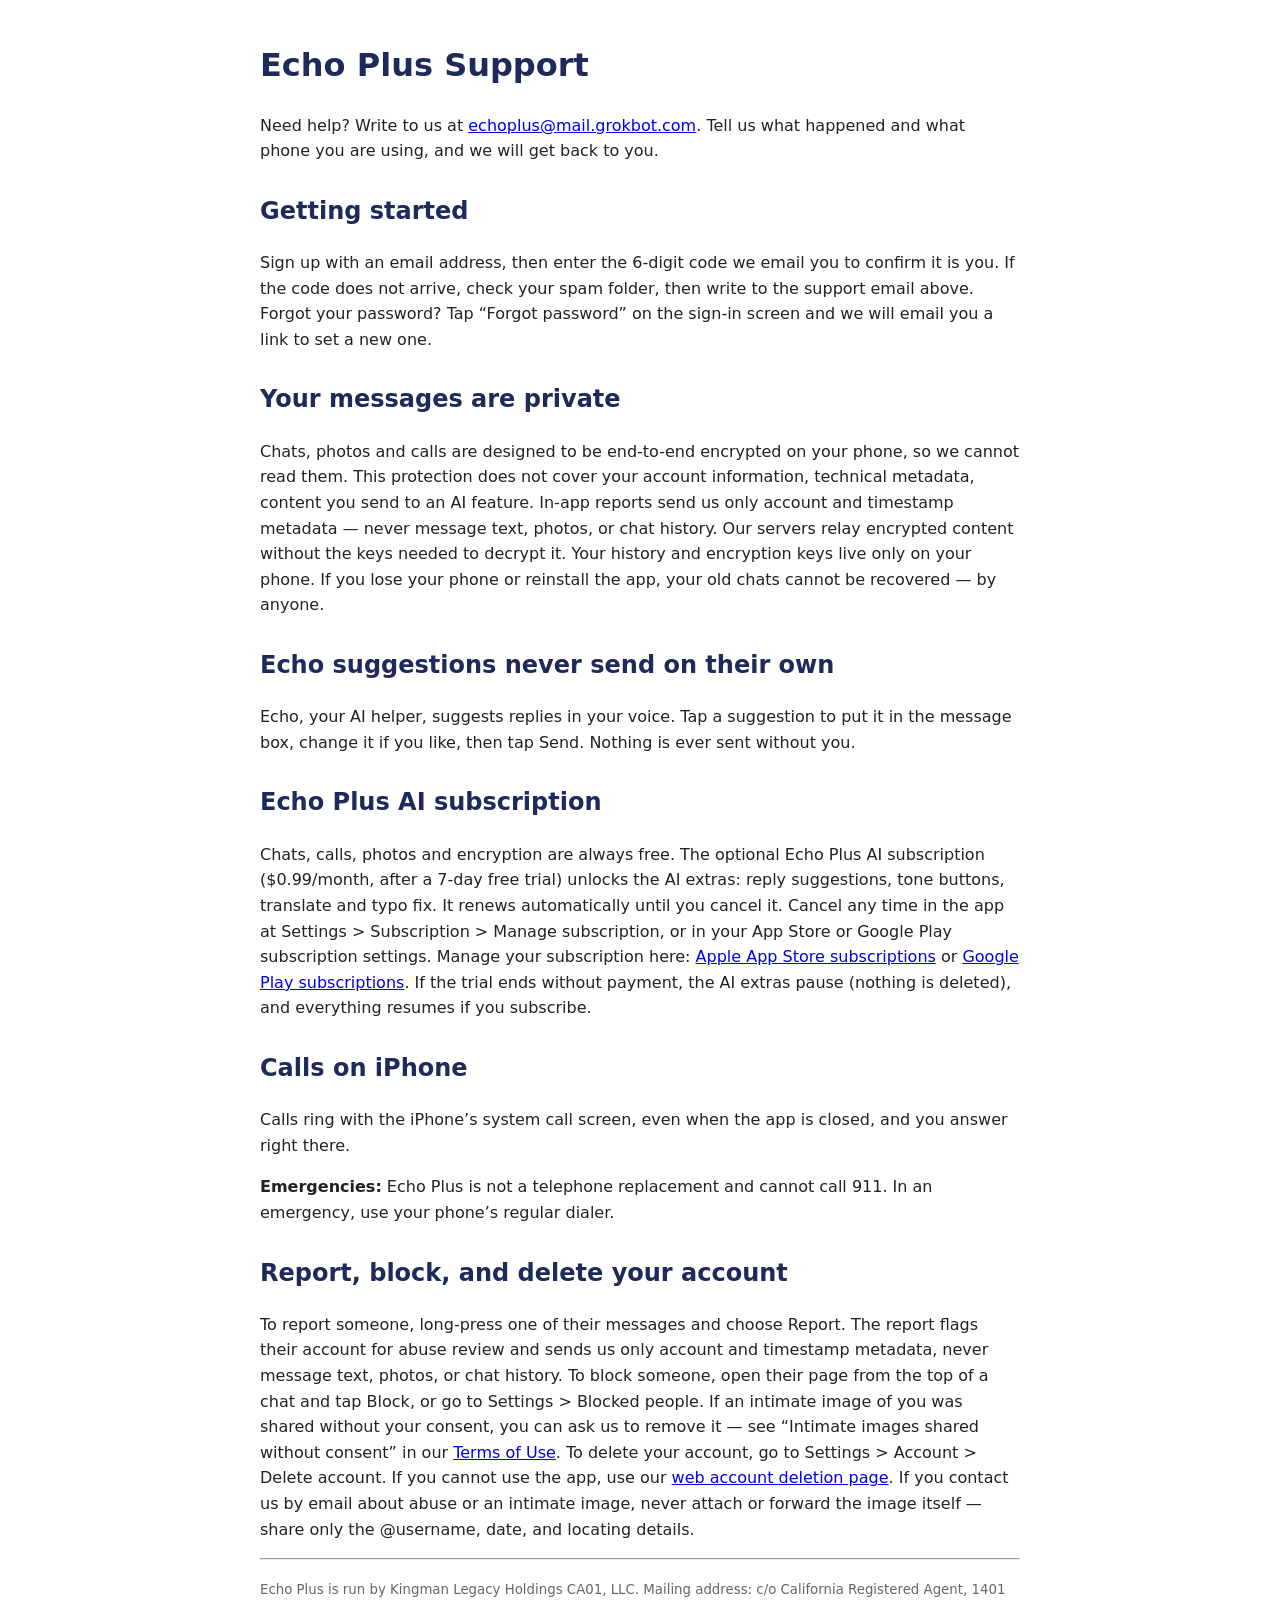
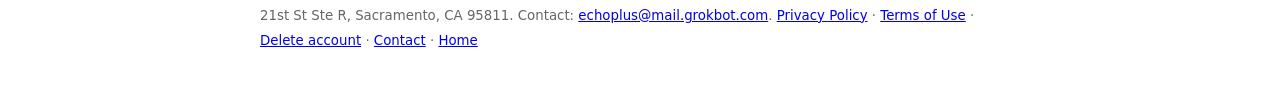
<file: support.html>
<!doctype html><html lang="en"><head><meta charset="utf-8"><meta name="viewport" content="width=device-width,initial-scale=1"><title>Support - Echo Plus</title><style>body{font-family:system-ui,sans-serif;max-width:760px;margin:40px auto;padding:0 20px;line-height:1.6;color:#222}h1{color:#1e2a5a}h2{margin-top:28px;color:#1e2a5a}small{color:#666}</style></head><body><h1>Echo Plus Support</h1><p>Need help? Write to us at <a href="mailto:echoplus@mail.grokbot.com">echoplus@mail.grokbot.com</a>. Tell us what happened and what phone you are using, and we will get back to you.</p><h2>Getting started</h2><p>Sign up with an email address, then enter the 6-digit code we email you to confirm it is you. If the code does not arrive, check your spam folder, then write to the support email above. Forgot your password? Tap &ldquo;Forgot password&rdquo; on the sign-in screen and we will email you a link to set a new one.</p><h2>Your messages are private</h2><p>Chats, photos and calls are designed to be end-to-end encrypted on your phone, so we cannot read them. This protection does not cover your account information, technical metadata, content you send to an AI feature. In-app reports send us only account and timestamp metadata — never message text, photos, or chat history. Our servers relay encrypted content without the keys needed to decrypt it. Your history and encryption keys live only on your phone. If you lose your phone or reinstall the app, your old chats cannot be recovered — by anyone.</p><h2>Echo suggestions never send on their own</h2><p>Echo, your AI helper, suggests replies in your voice. Tap a suggestion to put it in the message box, change it if you like, then tap Send. Nothing is ever sent without you.</p><h2>Echo Plus AI subscription</h2><p>Chats, calls, photos and encryption are always free. The optional Echo Plus AI subscription ($0.99/month, after a 7-day free trial) unlocks the AI extras: reply suggestions, tone buttons, translate and typo fix. It renews automatically until you cancel it. Cancel any time in the app at Settings &gt; Subscription &gt; Manage subscription, or in your App Store or Google Play subscription settings. Manage your subscription here: <a href="https://apps.apple.com/account/subscriptions">Apple App Store subscriptions</a> or <a href="https://play.google.com/store/account/subscriptions">Google Play subscriptions</a>. If the trial ends without payment, the AI extras pause (nothing is deleted), and everything resumes if you subscribe.</p><h2>Calls on iPhone</h2><p>Calls ring with the iPhone&rsquo;s system call screen, even when the app is closed, and you answer right there.</p><p><b>Emergencies:</b> Echo Plus is not a telephone replacement and cannot call 911. In an emergency, use your phone&rsquo;s regular dialer.</p><h2>Report, block, and delete your account</h2><p>To report someone, long-press one of their messages and choose Report. The report flags their account for abuse review and sends us only account and timestamp metadata, never message text, photos, or chat history. To block someone, open their page from the top of a chat and tap Block, or go to Settings &gt; Blocked people. If an intimate image of you was shared without your consent, you can ask us to remove it — see “Intimate images shared without consent” in our <a href="terms.html">Terms of Use</a>. To delete your account, go to Settings &gt; Account &gt; Delete account. If you cannot use the app, use our <a href="delete-account.html">web account deletion page</a>. If you contact us by email about abuse or an intimate image, never attach or forward the image itself — share only the @username, date, and locating details.</p><hr><p><small>Echo Plus is run by Kingman Legacy Holdings CA01, LLC. Mailing address: c/o California Registered Agent, 1401 21st St Ste R, Sacramento, CA 95811. Contact: <a href="mailto:echoplus@mail.grokbot.com">echoplus@mail.grokbot.com</a>. <a href="privacy.html">Privacy Policy</a> · <a href="terms.html">Terms of Use</a> · <a href="delete-account.html">Delete account</a> · <a href="contact.html">Contact</a> · <a href="index.html">Home</a></small></p></body></html>
</file>
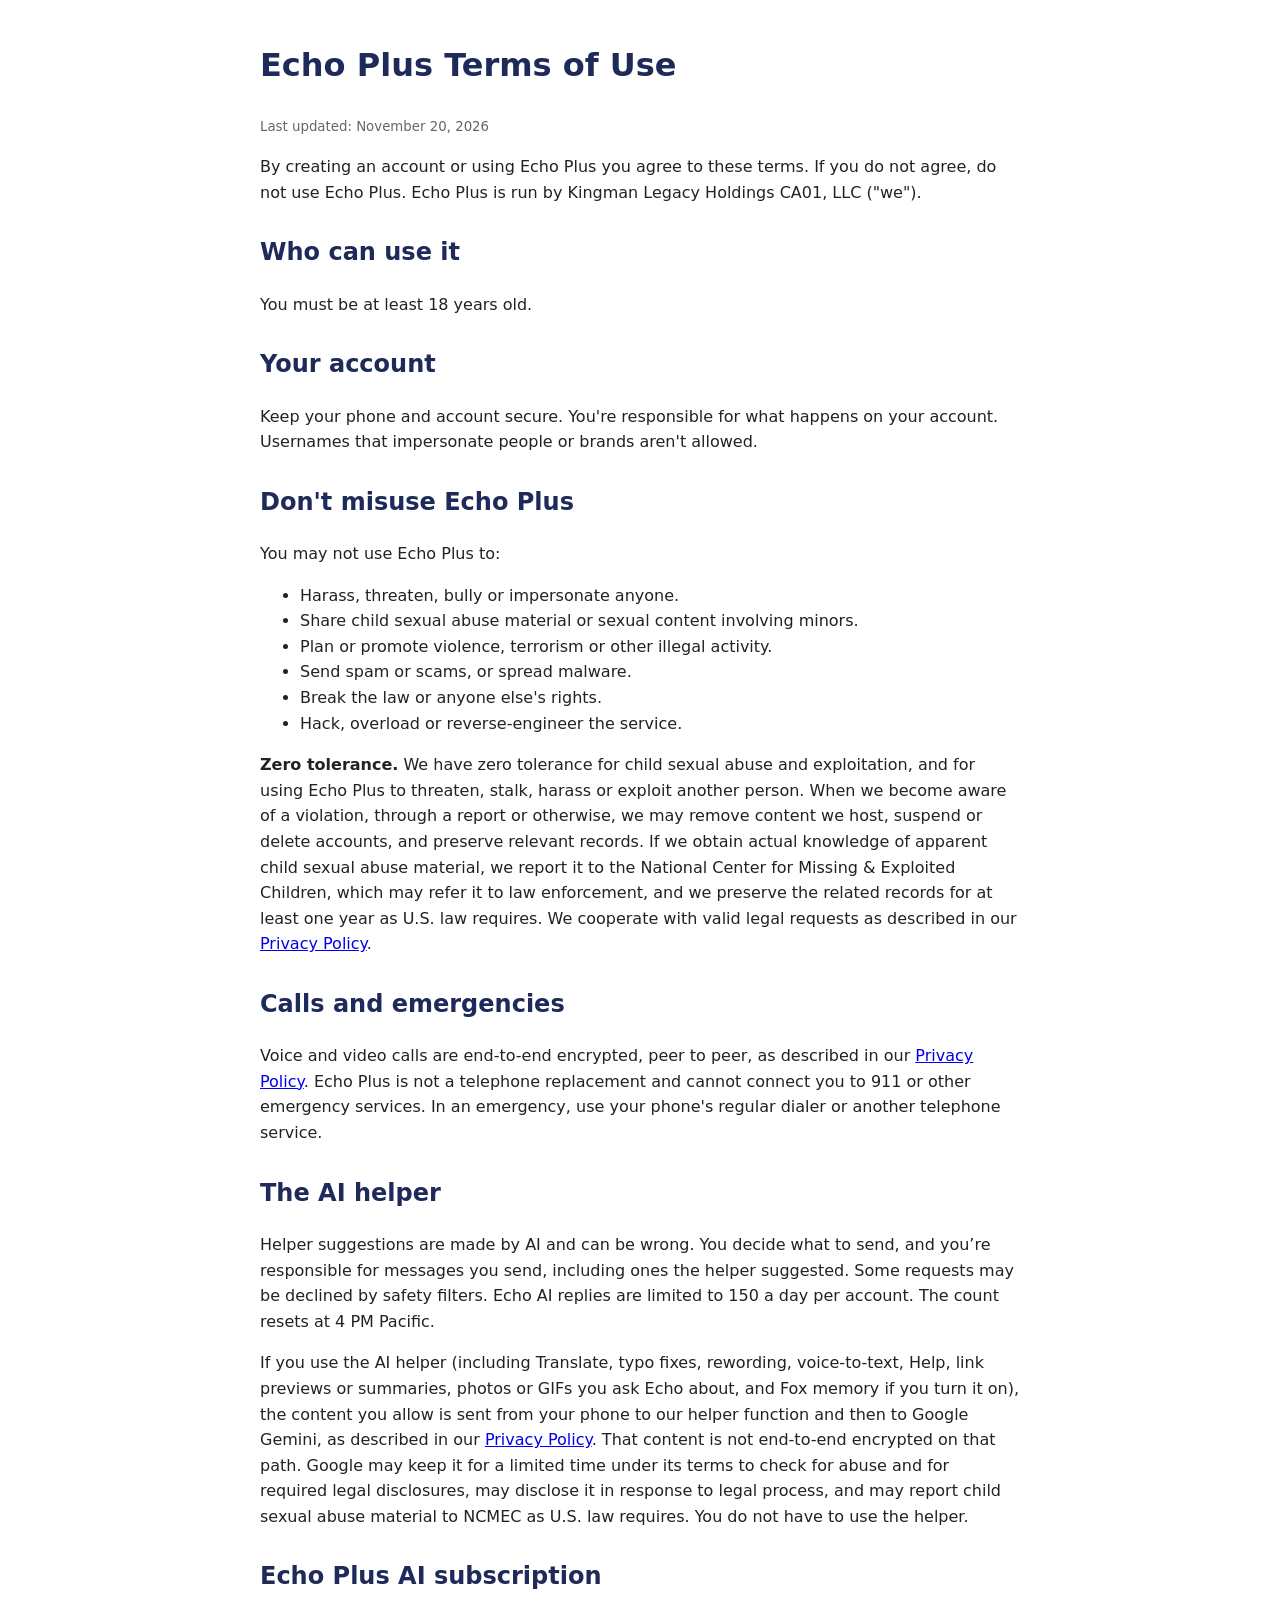
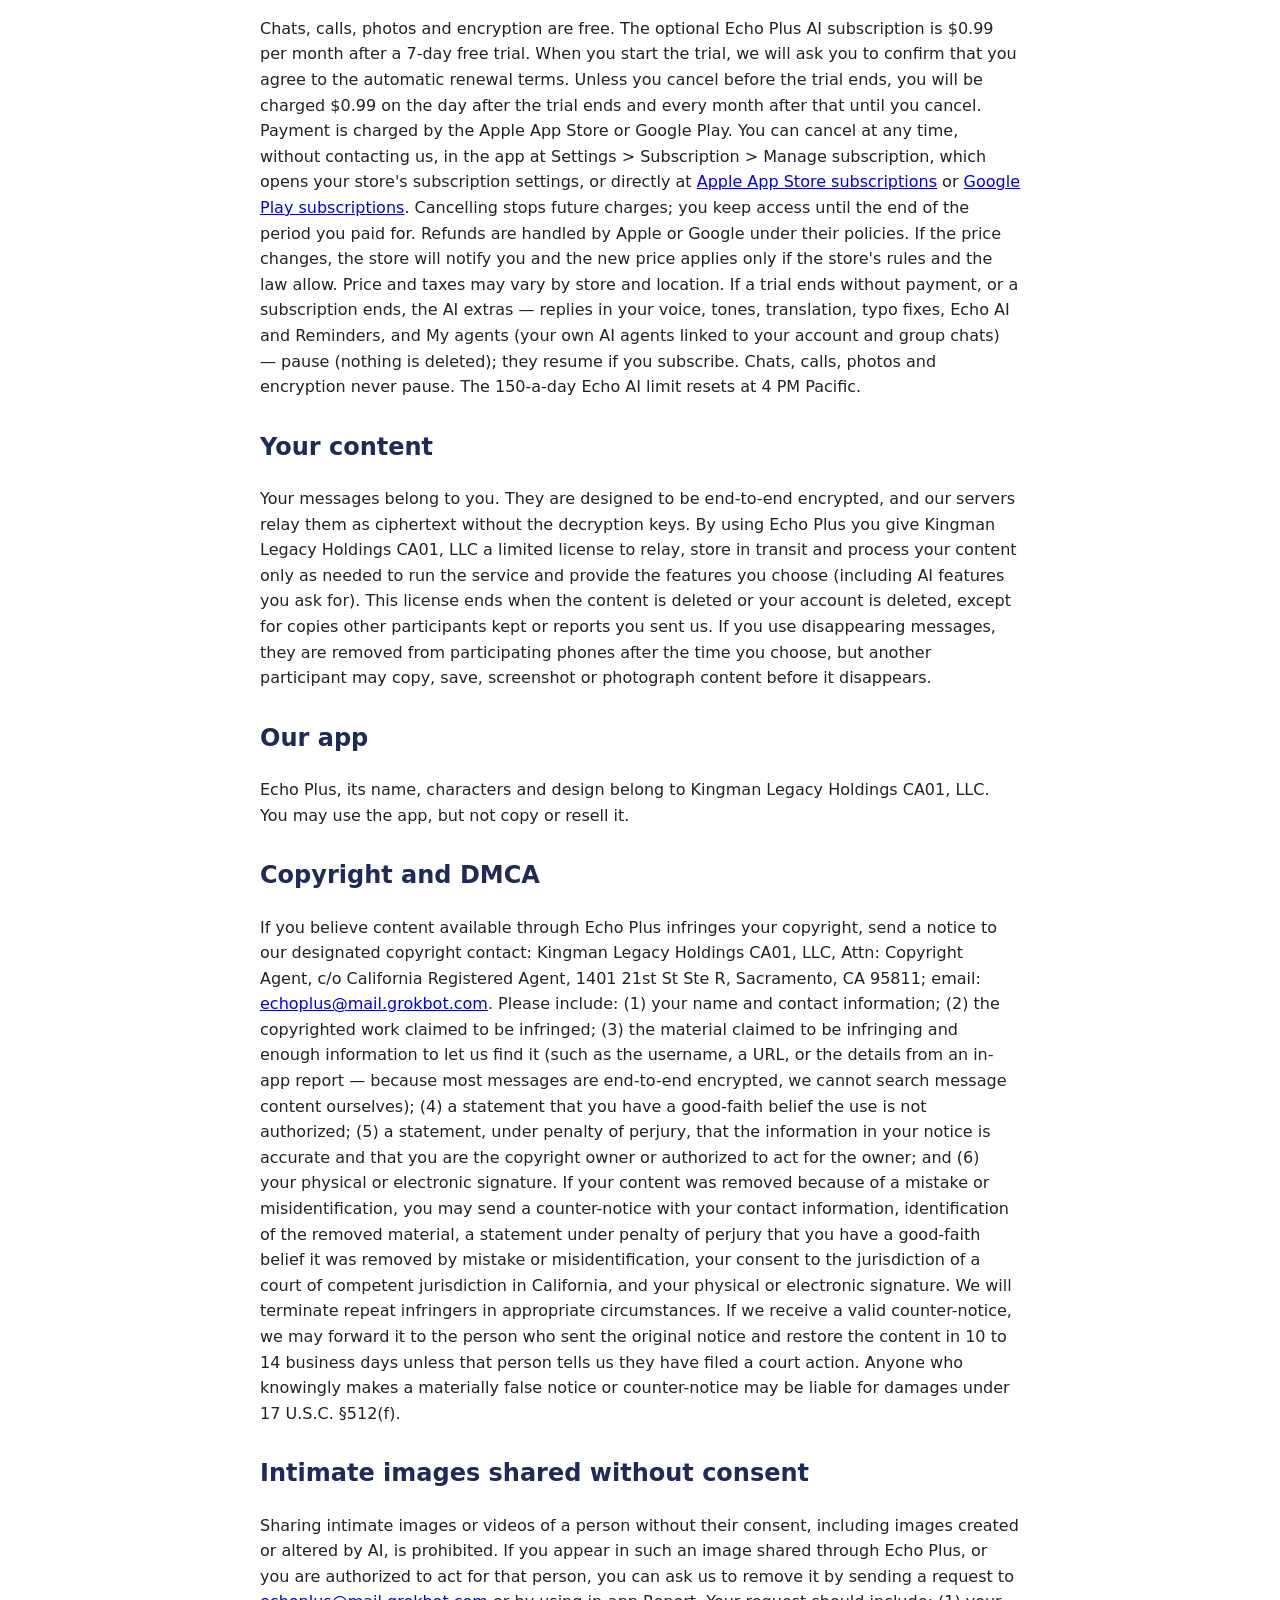
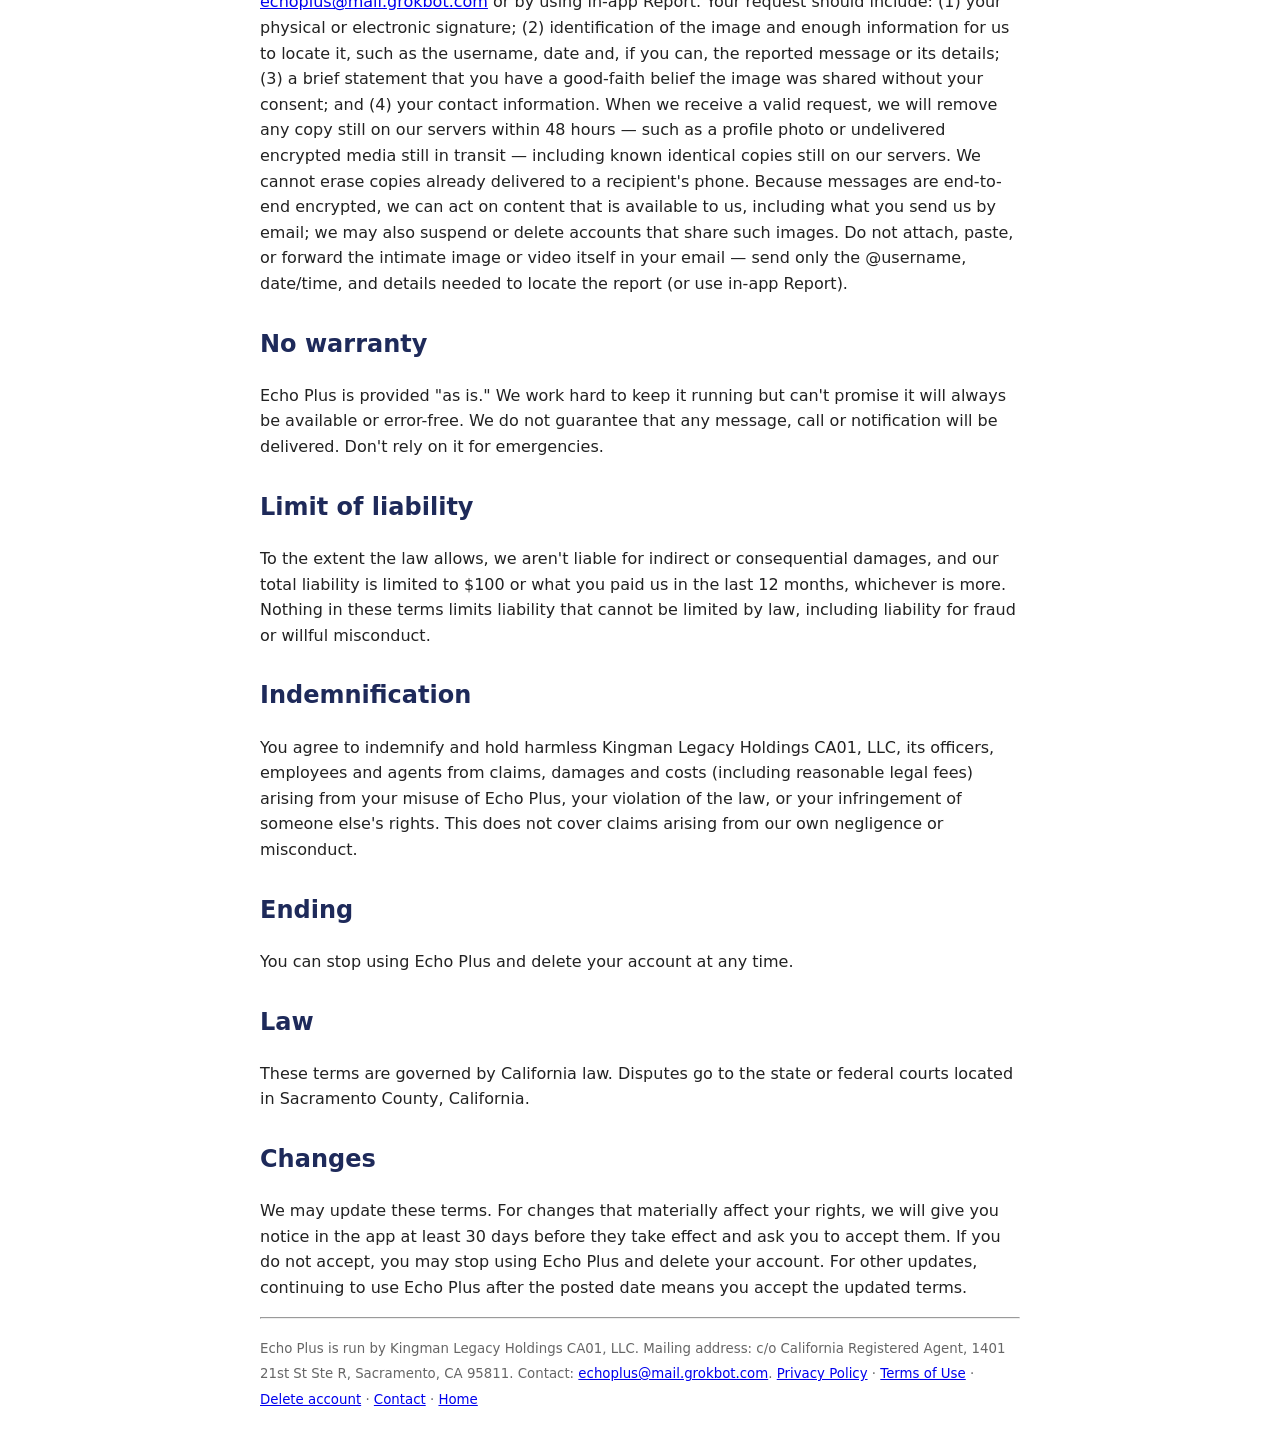
<file: terms.html>
<!doctype html><html lang="en"><head><meta charset="utf-8"><meta name="viewport" content="width=device-width,initial-scale=1"><title>Terms of Use - Echo Plus</title><style>body{font-family:system-ui,sans-serif;max-width:760px;margin:40px auto;padding:0 20px;line-height:1.6;color:#222}h1{color:#1e2a5a}h2{margin-top:28px;color:#1e2a5a}small{color:#666}</style></head><body><h1>Echo Plus Terms of Use</h1><p><small>Last updated: November 20, 2026</small></p>
<p>By creating an account or using Echo Plus you agree to these terms. If you do not agree, do not use Echo Plus. Echo Plus is run by Kingman Legacy Holdings CA01, LLC ("we").</p>
<h2>Who can use it</h2><p>You must be at least 18 years old.</p>
<h2>Your account</h2><p>Keep your phone and account secure. You're responsible for what happens on your account. Usernames that impersonate people or brands aren't allowed.</p>
<h2>Don't misuse Echo Plus</h2><p>You may not use Echo Plus to:</p><ul><li>Harass, threaten, bully or impersonate anyone.</li><li>Share child sexual abuse material or sexual content involving minors.</li><li>Plan or promote violence, terrorism or other illegal activity.</li><li>Send spam or scams, or spread malware.</li><li>Break the law or anyone else's rights.</li><li>Hack, overload or reverse-engineer the service.</li></ul>
<p><b>Zero tolerance.</b> We have zero tolerance for child sexual abuse and exploitation, and for using Echo Plus to threaten, stalk, harass or exploit another person. When we become aware of a violation, through a report or otherwise, we may remove content we host, suspend or delete accounts, and preserve relevant records. If we obtain actual knowledge of apparent child sexual abuse material, we report it to the National Center for Missing &amp; Exploited Children, which may refer it to law enforcement, and we preserve the related records for at least one year as U.S. law requires. We cooperate with valid legal requests as described in our <a href="privacy.html">Privacy Policy</a>.</p>
<h2>Calls and emergencies</h2><p>Voice and video calls are end-to-end encrypted, peer to peer, as described in our <a href="privacy.html">Privacy Policy</a>. Echo Plus is not a telephone replacement and cannot connect you to 911 or other emergency services. In an emergency, use your phone's regular dialer or another telephone service.</p><h2>The AI helper</h2><p>Helper suggestions are made by AI and can be wrong. You decide what to send, and you’re responsible for messages you send, including ones the helper suggested. Some requests may be declined by safety filters. Echo AI replies are limited to 150 a day per account. The count resets at 4 PM Pacific.</p><p>If you use the AI helper (including Translate, typo fixes, rewording, voice-to-text, Help, link previews or summaries, photos or GIFs you ask Echo about, and Fox memory if you turn it on), the content you allow is sent from your phone to our helper function and then to Google Gemini, as described in our <a href="privacy.html">Privacy Policy</a>. That content is not end-to-end encrypted on that path. Google may keep it for a limited time under its terms to check for abuse and for required legal disclosures, may disclose it in response to legal process, and may report child sexual abuse material to NCMEC as U.S. law requires. You do not have to use the helper.</p>
<h2>Echo Plus AI subscription</h2><p>Chats, calls, photos and encryption are free. The optional Echo Plus AI subscription is $0.99 per month after a 7-day free trial. When you start the trial, we will ask you to confirm that you agree to the automatic renewal terms. Unless you cancel before the trial ends, you will be charged $0.99 on the day after the trial ends and every month after that until you cancel. Payment is charged by the Apple App Store or Google Play. You can cancel at any time, without contacting us, in the app at Settings &gt; Subscription &gt; Manage subscription, which opens your store's subscription settings, or directly at <a href="https://apps.apple.com/account/subscriptions">Apple App Store subscriptions</a> or <a href="https://play.google.com/store/account/subscriptions">Google Play subscriptions</a>. Cancelling stops future charges; you keep access until the end of the period you paid for. Refunds are handled by Apple or Google under their policies. If the price changes, the store will notify you and the new price applies only if the store's rules and the law allow. Price and taxes may vary by store and location. If a trial ends without payment, or a subscription ends, the AI extras — replies in your voice, tones, translation, typo fixes, Echo AI and Reminders, and My agents (your own AI agents linked to your account and group chats) — pause (nothing is deleted); they resume if you subscribe. Chats, calls, photos and encryption never pause. The 150-a-day Echo AI limit resets at 4 PM Pacific.</p><h2>Your content</h2><p>Your messages belong to you. They are designed to be end-to-end encrypted, and our servers relay them as ciphertext without the decryption keys. By using Echo Plus you give Kingman Legacy Holdings CA01, LLC a limited license to relay, store in transit and process your content only as needed to run the service and provide the features you choose (including AI features you ask for). This license ends when the content is deleted or your account is deleted, except for copies other participants kept or reports you sent us. If you use disappearing messages, they are removed from participating phones after the time you choose, but another participant may copy, save, screenshot or photograph content before it disappears.</p>
<h2>Our app</h2><p>Echo Plus, its name, characters and design belong to Kingman Legacy Holdings CA01, LLC. You may use the app, but not copy or resell it.</p>
<h2>Copyright and DMCA</h2><p>If you believe content available through Echo Plus infringes your copyright, send a notice to our designated copyright contact: Kingman Legacy Holdings CA01, LLC, Attn: Copyright Agent, c/o California Registered Agent, 1401 21st St Ste R, Sacramento, CA 95811; email: <a href="mailto:echoplus@mail.grokbot.com">echoplus@mail.grokbot.com</a>. Please include: (1) your name and contact information; (2) the copyrighted work claimed to be infringed; (3) the material claimed to be infringing and enough information to let us find it (such as the username, a URL, or the details from an in-app report &mdash; because most messages are end-to-end encrypted, we cannot search message content ourselves); (4) a statement that you have a good-faith belief the use is not authorized; (5) a statement, under penalty of perjury, that the information in your notice is accurate and that you are the copyright owner or authorized to act for the owner; and (6) your physical or electronic signature. If your content was removed because of a mistake or misidentification, you may send a counter-notice with your contact information, identification of the removed material, a statement under penalty of perjury that you have a good-faith belief it was removed by mistake or misidentification, your consent to the jurisdiction of a court of competent jurisdiction in California, and your physical or electronic signature. We will terminate repeat infringers in appropriate circumstances. If we receive a valid counter-notice, we may forward it to the person who sent the original notice and restore the content in 10 to 14 business days unless that person tells us they have filed a court action. Anyone who knowingly makes a materially false notice or counter-notice may be liable for damages under 17 U.S.C. §512(f).</p><h2>Intimate images shared without consent</h2><p>Sharing intimate images or videos of a person without their consent, including images created or altered by AI, is prohibited. If you appear in such an image shared through Echo Plus, or you are authorized to act for that person, you can ask us to remove it by sending a request to <a href="mailto:echoplus@mail.grokbot.com">echoplus@mail.grokbot.com</a> or by using in-app Report. Your request should include: (1) your physical or electronic signature; (2) identification of the image and enough information for us to locate it, such as the username, date and, if you can, the reported message or its details; (3) a brief statement that you have a good-faith belief the image was shared without your consent; and (4) your contact information. When we receive a valid request, we will remove any copy still on our servers within 48 hours — such as a profile photo or undelivered encrypted media still in transit — including known identical copies still on our servers. We cannot erase copies already delivered to a recipient's phone. Because messages are end-to-end encrypted, we can act on content that is available to us, including what you send us by email; we may also suspend or delete accounts that share such images. Do not attach, paste, or forward the intimate image or video itself in your email — send only the @username, date/time, and details needed to locate the report (or use in-app Report).</p><h2>No warranty</h2><p>Echo Plus is provided "as is." We work hard to keep it running but can't promise it will always be available or error-free. We do not guarantee that any message, call or notification will be delivered. Don't rely on it for emergencies.</p>
<h2>Limit of liability</h2><p>To the extent the law allows, we aren't liable for indirect or consequential damages, and our total liability is limited to $100 or what you paid us in the last 12 months, whichever is more. Nothing in these terms limits liability that cannot be limited by law, including liability for fraud or willful misconduct.</p>
<h2>Indemnification</h2><p>You agree to indemnify and hold harmless Kingman Legacy Holdings CA01, LLC, its officers, employees and agents from claims, damages and costs (including reasonable legal fees) arising from your misuse of Echo Plus, your violation of the law, or your infringement of someone else's rights. This does not cover claims arising from our own negligence or misconduct.</p>
<h2>Ending</h2><p>You can stop using Echo Plus and delete your account at any time.</p>
<h2>Law</h2><p>These terms are governed by California law. Disputes go to the state or federal courts located in Sacramento County, California.</p>
<h2>Changes</h2><p>We may update these terms. For changes that materially affect your rights, we will give you notice in the app at least 30 days before they take effect and ask you to accept them. If you do not accept, you may stop using Echo Plus and delete your account. For other updates, continuing to use Echo Plus after the posted date means you accept the updated terms.</p><hr><p><small>Echo Plus is run by Kingman Legacy Holdings CA01, LLC. Mailing address: c/o California Registered Agent, 1401 21st St Ste R, Sacramento, CA 95811. Contact: <a href="mailto:echoplus@mail.grokbot.com">echoplus@mail.grokbot.com</a>. <a href="privacy.html">Privacy Policy</a> · <a href="terms.html">Terms of Use</a> · <a href="delete-account.html">Delete account</a> · <a href="contact.html">Contact</a> · <a href="index.html">Home</a></small></p></body></html>
</file>
<file: style.css>
:root{--ink:#1c2340;--navy:#1e2a5a;--blue:#2563eb;--blue-dark:#1d4ed8;--soft:#eef3fe;--card:#fff;--line:#dde5f5;--muted:#5a6478}
*{box-sizing:border-box}
body{margin:0;font-family:system-ui,-apple-system,"Segoe UI",Roboto,sans-serif;color:var(--ink);background:linear-gradient(180deg,#f4f7ff 0,#fff 340px);line-height:1.6}
.wrap{max-width:960px;margin:0 auto;padding:0 20px}
a{color:var(--blue)}
nav.top{display:flex;align-items:center;justify-content:space-between;gap:12px;padding:16px 0;flex-wrap:wrap}
nav.top .brand{display:flex;align-items:center;gap:10px;font-weight:700;color:var(--navy);text-decoration:none;font-size:1.1rem}
nav.top .brand img{width:36px;height:36px;border-radius:50%}
nav.top .menu a{color:var(--ink);text-decoration:none;margin-left:18px;font-weight:500}
nav.top .menu a:hover,nav.top .menu a[aria-current]{color:var(--blue)}
header.hero{text-align:center;padding:36px 0 8px}
header.hero img{width:168px;height:168px;border-radius:50%}
h1{color:var(--navy);font-size:2.4rem;margin:18px 0 6px;letter-spacing:-.02em;line-height:1.2}
h2{color:var(--navy)}
.tagline{font-size:1.25rem;max-width:600px;margin:0 auto}
.sub{color:var(--muted);max-width:600px;margin:12px auto 0}
.badge{display:inline-block;background:#fff3e6;color:#9a4a00;border:1px solid #ffd5a8;border-radius:999px;padding:6px 16px;font-weight:600;margin-top:18px}
.features{display:grid;grid-template-columns:1fr 1fr;gap:16px;margin:40px 0 8px}
.card{background:var(--card);border:1px solid var(--line);border-radius:16px;padding:22px}
.card .icon{font-size:1.7rem;line-height:1}
.card h3{color:var(--navy);font-size:1.15rem;margin:10px 0 6px}
.card p{margin:0;color:var(--muted)}
section{margin:48px 0}
section > h2{font-size:1.6rem;margin:0 0 8px}
section > p.lead{color:var(--muted);margin:0 0 22px;max-width:680px}
.shots{display:grid;grid-template-columns:repeat(5,1fr);gap:14px}
.shots figure{margin:0}
.shots img{width:100%;height:auto;border-radius:18px;border:1px solid var(--line);box-shadow:0 6px 18px rgba(30,42,90,.12);display:block}
.shots figcaption{font-size:.88rem;color:var(--muted);margin-top:8px;text-align:center}
.panel{background:var(--soft);border:1px solid var(--line);border-radius:20px;padding:30px 24px}
.panel.center{text-align:center}
.btn{display:inline-block;background:var(--blue);color:#fff;text-decoration:none;font-weight:600;padding:13px 24px;border-radius:999px}
.btn:hover{background:var(--blue-dark)}
.btn.alt{background:var(--navy)}
ul.plain{padding-left:20px}
ul.plain li{margin:6px 0}
.disclaimer{color:var(--muted);font-size:.92rem;max-width:700px;margin:0 auto;text-align:center}
.page{max-width:720px}
.page h1{font-size:2rem}
.founder{display:flex;gap:22px;align-items:flex-start}
.founder img{width:96px;height:96px;border-radius:50%;flex:none}
footer{border-top:1px solid var(--line);margin-top:48px;padding:26px 0 40px;text-align:center;color:var(--muted);font-size:.92rem}
footer a{text-decoration:none}
footer a:hover{text-decoration:underline}
footer .links{margin-bottom:10px;font-size:1rem}
@media (max-width:820px){.shots{grid-template-columns:repeat(3,1fr)}}
@media (max-width:620px){.features{grid-template-columns:1fr}.shots{grid-template-columns:repeat(2,1fr)}h1{font-size:2rem}header.hero img{width:136px;height:136px}nav.top .menu a{margin:0 14px 0 0}.founder{flex-direction:column}}
</file>
